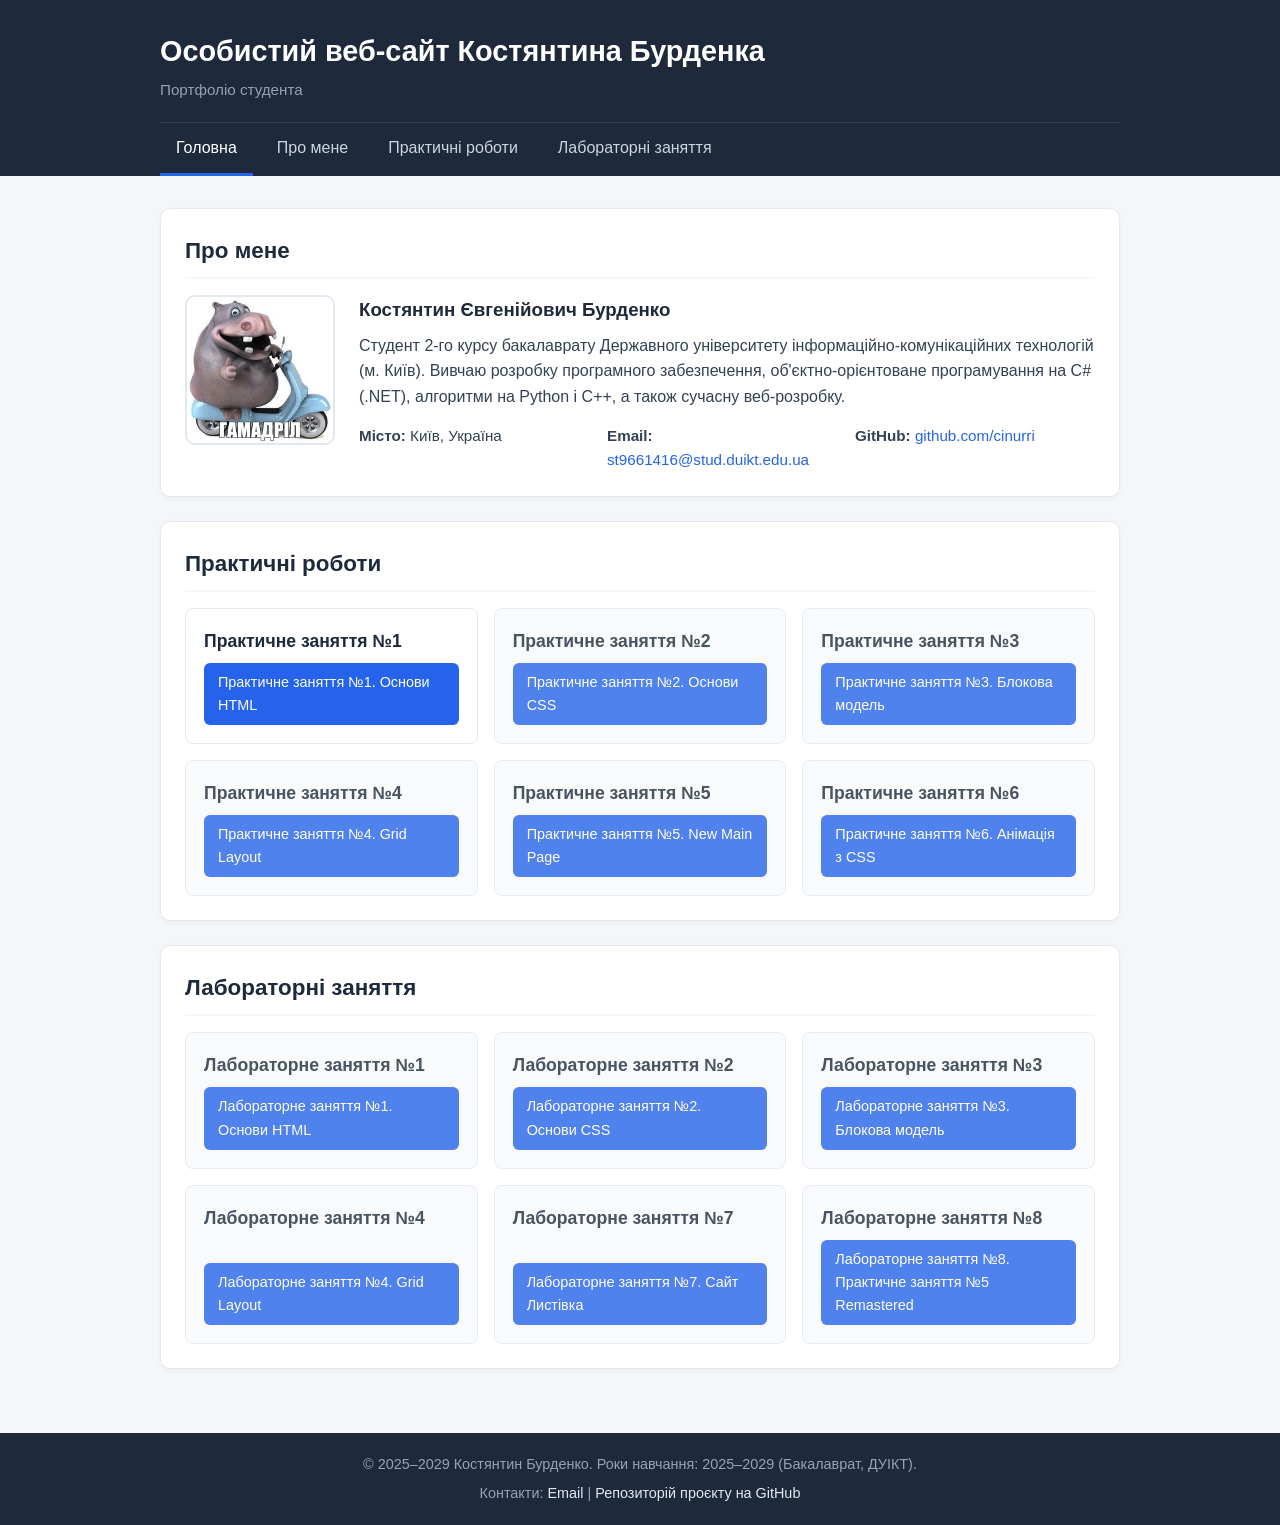
<file: index.html>
<!DOCTYPE html>
<html lang="uk">
<head>
    <meta charset="UTF-8">
    <meta name="viewport" content="width=device-width, initial-scale=1.0">
    <title>Особистий веб-сайт Костянтина Бурденка</title>
    <link rel="stylesheet" href="css/style.css">
</head>
<body>

    <header class="site-header">
        <div class="container">
            <h1>Особистий веб-сайт Костянтина Бурденка</h1>
            <p class="subtitle">Портфоліо студента</p>
            
            <nav class="main-nav" aria-label="Головна навігація">
                <ul>
                    <li><a href="index.html" class="active">Головна</a></li>
                    <li><a href="#about">Про мене</a></li>
                    <li><a href="#practices">Практичні роботи</a></li>
                    <li><a href="#labs">Лабораторні заняття</a></li>
                </ul>
            </nav>
        </div>
    </header>

    <main class="container">
        <section id="about" class="card about-section">
            <h2>Про мене</h2>
            <div class="about-content">
                <img src="img/avatar.jpg" alt="Фото Костянтина Бурденка" class="profile-photo">
                <div class="about-info">
                    <h3>Костянтин Євгенійович Бурденко</h3>
                    <p>
                        Студент 2-го курсу бакалаврату Державного університету інформаційно-комунікаційних технологій (м. Київ). 
                        Вивчаю розробку програмного забезпечення, об'єктно-орієнтоване програмування на C# (.NET), 
                        алгоритми на Python і C++, а також сучасну веб-розробку.
                    </p>
                    <ul class="contact-list">
                        <li><strong>Місто:</strong> Київ, Україна</li>
                        <li><strong>Email:</strong> <a href="st9661416@stud.duikt.edu.ua">st9661416@stud.duikt.edu.ua</a></li>
                        <li><strong>GitHub:</strong> <a href="https://github.com/cinurri" target="_blank" rel="noopener">github.com/cinurri</a></li>
                    </ul>
                </div>
            </div>
        </section>

        <section id="practices" class="card">
            <h2>Практичні роботи</h2>
            <div class="works-grid">
                <article class="work-item">
                    <h3><a href="prs/pr1.html">Практичне заняття №1</a></h3>
                    <a href="prs/pr1.html" class="btn">Практичне заняття №1. Основи HTML</a>
                </article>

                <article class="work-item upcoming">
                    <h3>Практичне заняття №2</h3>
                    <a href="prs/pr2/pr2.html" class="btn">Практичне заняття №2. Основи CSS</a>
                </article>

                <article class="work-item upcoming">
                    <h3>Практичне заняття №3</h3>
                    <a href="prs/pr3/lab3pr.html" class="btn">Практичне заняття №3. Блокова модель</a>
                </article>

                <article class="work-item upcoming">
                    <h3>Практичне заняття №4</h3>
                    <a href="prs/pr4/pr4.html" class="btn">Практичне заняття №4. Grid Layout</a>
                </article>

                <article class="work-item upcoming">
                    <h3>Практичне заняття №5</h3>
                    <a href="prs/pr5/pr5.html" class="btn">Практичне заняття №5. New Main Page</a>
                </article>

                <article class="work-item upcoming">
                    <h3>Практичне заняття №6</h3>
                    <a href="prs/pr6/pr6.html" class="btn">Практичне заняття №6. Анімація з CSS</a>
                </article>
            </div>
        </section>

        <section id="labs" class="card">
            <h2>Лабораторні заняття</h2>
            <div class="works-grid">
                <article class="work-item upcoming">
                    <h3>Лабораторне заняття №1</h3>
                    <a href="labs/lab1.html" class="btn">Лабораторне заняття №1. Основи HTML</a>
                </article>

                <article class="work-item upcoming">
                    <h3>Лабораторне заняття №2</h3>
                    <a href="labs/lab2/lab2.html" class="btn">Лабораторне заняття №2. Основи CSS</a>
                </article>

                <article class="work-item upcoming">
                    <h3>Лабораторне заняття №3</h3>
                    <a href="labs/lab3/lab3pr.html" class="btn">Лабораторне заняття №3. Блокова модель</a>
                </article>

                <article class="work-item upcoming">
                    <h3>Лабораторне заняття №4</h3>
                    <a href="labs/lab4/lab4.html" class="btn">Лабораторне заняття №4. Grid Layout</a>
                </article>

                <article class="work-item upcoming">
                    <h3>Лабораторне заняття №7</h3>
                    <a href="labs/lab7/lab7.html" class="btn">Лабораторне заняття №7. Сайт Листiвка</a>
                </article>

                <article class="work-item upcoming">
                    <h3>Лабораторне заняття №8</h3>
                    <a href="labs/lab8/lab8.html" class="btn">Лабораторне заняття №8. Практичне заняття №5 Remastered</a>
                </article>
            </div>
        </section>
    </main>

    <footer class="site-footer">
        <div class="container">
            <p>&copy; 2025–2029 Костянтин Бурденко. Роки навчання: 2025–2029 (Бакалаврат, ДУІКТ).</p>
            <p>
                Контакти: <a href="mailto:st9661416@stud.duikt.edu.ua">Email</a> |  
                <a href="https://github.com/cinurri/web-design" target="_blank" rel="noopener">Репозиторій проєкту на GitHub</a>
            </p>
        </div>
    </footer>

</body>
</html>
</file>
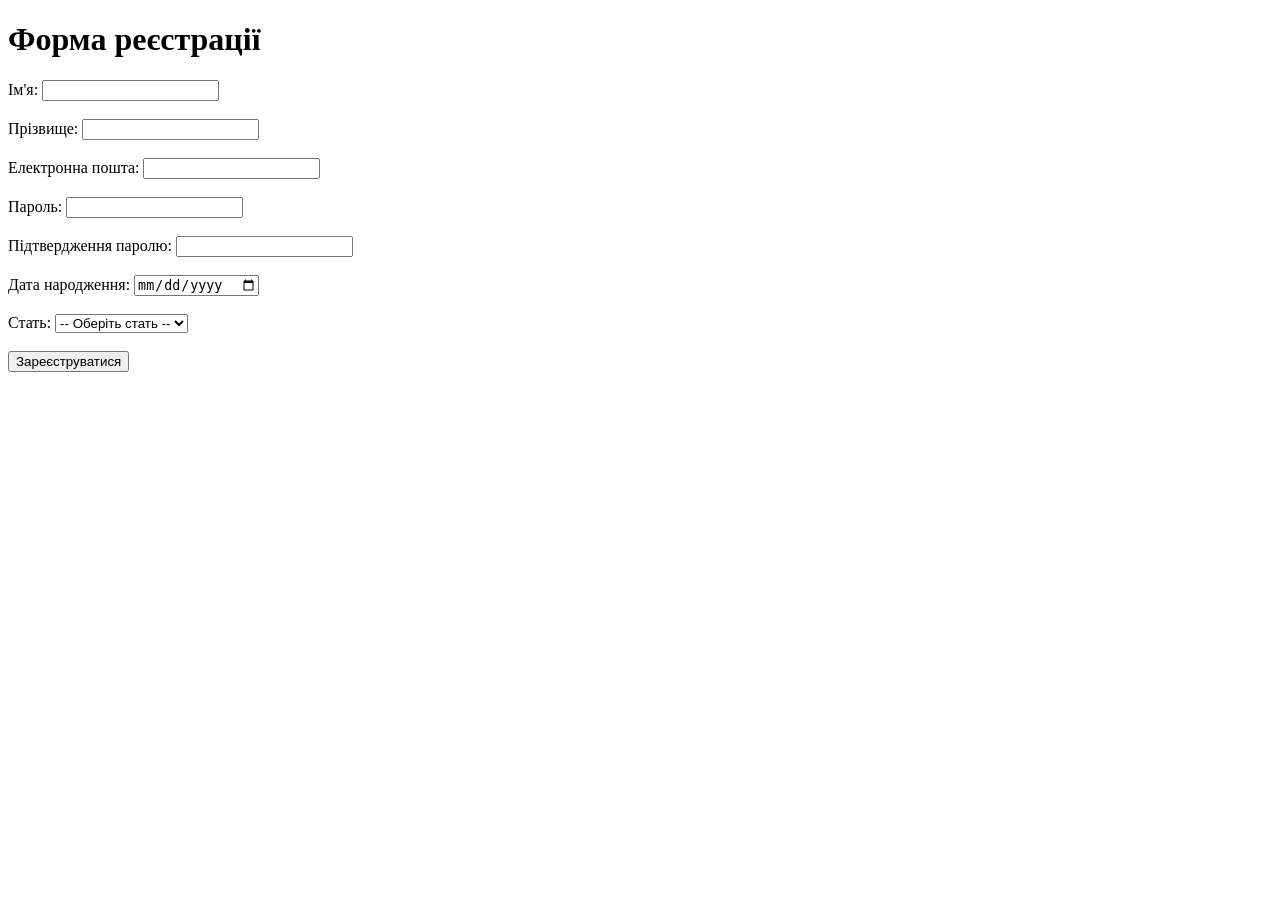
<file: html.html>
<!DOCTYPE html>
<html lang="uk">
<head>
    <meta charset="UTF-8">
    <meta name="viewport" content="width=device-width, initial-scale=1.0">
    <title>Лабораторна робота №1</title>
</head>
<body>

    <p><a href="index.html"></a></p>

    <h1>Форма реєстрації</h1>
    <form action="https://webhook.site/3dd92be4-b61e-4ab1-8db6-2e86a0c39aaa" method="POST">

        <div>
            <label for="first_name">Ім'я:</label>
            <input type="text" name="first_name" required>
        </div>
        <br>
        <div>
            <label for="last_name">Прізвище:</label>
            <input type="text" name="last_name" required>
        </div>
        <br>
        <div>
            <label for="email">Електронна пошта:</label>
            <input type="email" name="email" required>
        </div>
        <br>
        <div>
            <label for="password">Пароль:</label>
            <input type="password" name="password" required>
        </div>
        <br>
        <div>
            <label for="confirm_password">Підтвердження паролю:</label>
            <input type="password" name="confirm_password" required>
        </div>
        <br>
        <div>
            <label for="birthdate">Дата народження:</label>
            <input type="date" name="birthdate">
        </div>
        <br>

        <div>
            <label for="gender">Стать:</label>
            <select id="gender" name="gender">
                <option value="">-- Оберіть стать --</option>
                <option value="male">Чоловіча</option>
                <option value="female">Жіноча</option>
                <option value="other">Інше</option>
            </select>
        </div>
        <br>
        <div>
            <input type="submit" value="Зареєструватися">
        </div>

    </form>

</body>
</html>
</file>
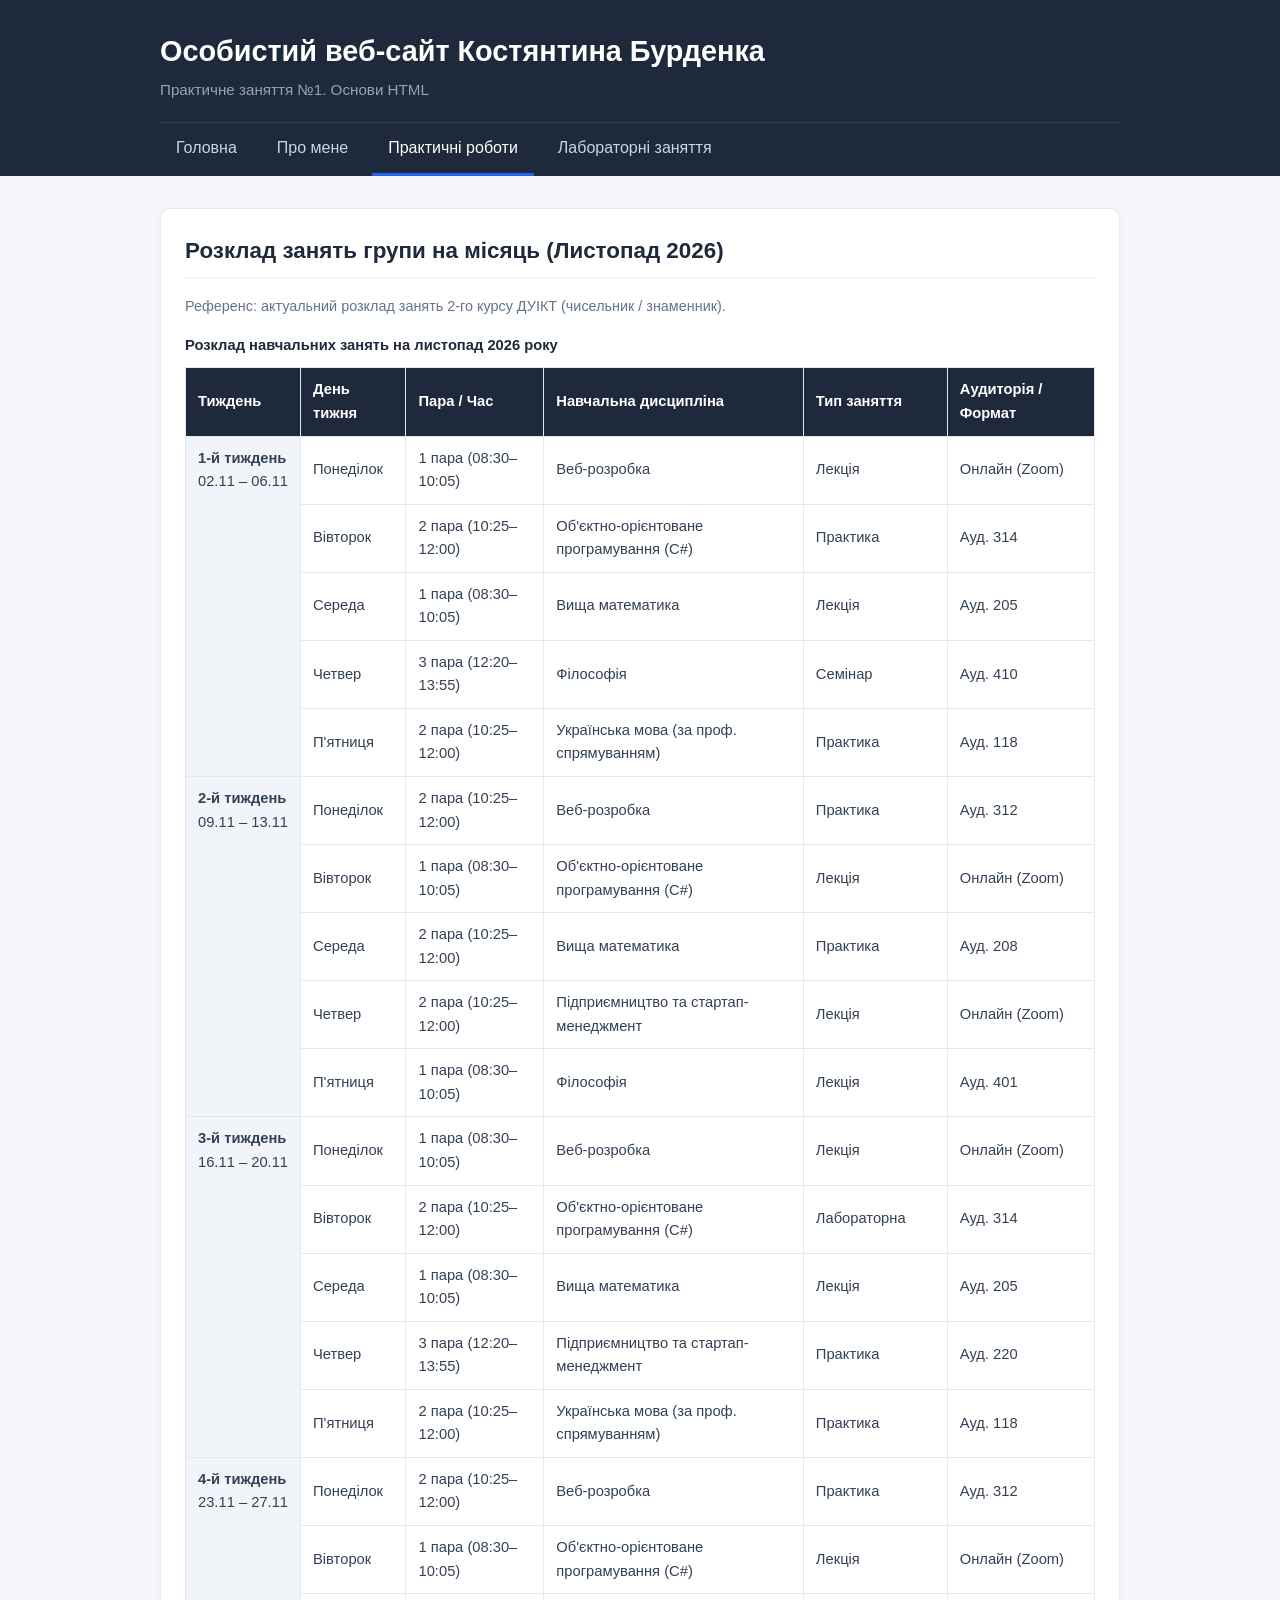
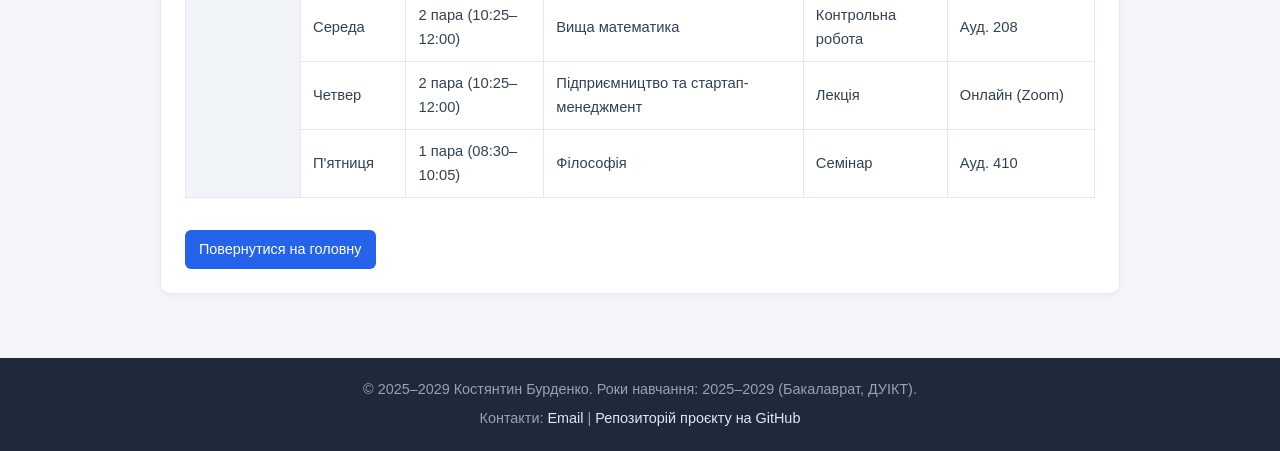
<file: prs/pr1.html>
<!DOCTYPE html>
<html lang="uk">
<head>
    <meta charset="UTF-8">
    <meta name="viewport" content="width=device-width, initial-scale=1.0">
    <title>Практична робота №1 — Розклад занять на місяць</title>
    <link rel="stylesheet" href="../css/style.css">
</head>
<body>

    <header class="site-header">
        <div class="container">
            <h1>Особистий веб-сайт Костянтина Бурденка</h1>
            <p class="subtitle">Практичне заняття №1. Основи HTML</p>
            
            <nav class="main-nav" aria-label="Головна навігація">
                <ul>
                    <li><a href="../index.html">Головна</a></li>
                    <li><a href="../index.html#about">Про мене</a></li>
                    <li><a href="../index.html#practices" class="active">Практичні роботи</a></li>
                    <li><a href="../index.html#labs">Лабораторні заняття</a></li>
                </ul>
            </nav>
        </div>
    </header>

    <main class="container">
        <section class="card">
            <h2>Розклад занять групи на місяць (Листопад 2026)</h2>
            <p class="table-note">Референс: актуальний розклад занять 2-го курсу ДУІКТ (чисельник / знаменник).</p>

            <div class="table-wrapper">
                <table class="schedule-table">
                    <caption>Розклад навчальних занять на листопад 2026 року</caption>
                    <thead>
                        <tr>
                            <th>Тиждень</th>
                            <th>День тижня</th>
                            <th>Пара / Час</th>
                            <th>Навчальна дисципліна</th>
                            <th>Тип заняття</th>
                            <th>Аудиторія / Формат</th>
                        </tr>
                    </thead>
                    <tbody>
                        <!-- Тиждень 1 -->
                        <tr>
                            <td rowspan="5" class="week-col"><strong>1-й тиждень</strong><br>02.11 – 06.11</td>
                            <td>Понеділок</td>
                            <td>1 пара (08:30–10:05)</td>
                            <td>Веб-розробка</td>
                            <td>Лекція</td>
                            <td>Онлайн (Zoom)</td>
                        </tr>
                        <tr>
                            <td>Вівторок</td>
                            <td>2 пара (10:25–12:00)</td>
                            <td>Об'єктно-орієнтоване програмування (C#)</td>
                            <td>Практика</td>
                            <td>Ауд. 314</td>
                        </tr>
                        <tr>
                            <td>Середа</td>
                            <td>1 пара (08:30–10:05)</td>
                            <td>Вища математика</td>
                            <td>Лекція</td>
                            <td>Ауд. 205</td>
                        </tr>
                        <tr>
                            <td>Четвер</td>
                            <td>3 пара (12:20–13:55)</td>
                            <td>Філософія</td>
                            <td>Семінар</td>
                            <td>Ауд. 410</td>
                        </tr>
                        <tr>
                            <td>П'ятниця</td>
                            <td>2 пара (10:25–12:00)</td>
                            <td>Українська мова (за проф. спрямуванням)</td>
                            <td>Практика</td>
                            <td>Ауд. 118</td>
                        </tr>

                        <!-- Тиждень 2 -->
                        <tr>
                            <td rowspan="5" class="week-col"><strong>2-й тиждень</strong><br>09.11 – 13.11</td>
                            <td>Понеділок</td>
                            <td>2 пара (10:25–12:00)</td>
                            <td>Веб-розробка</td>
                            <td>Практика</td>
                            <td>Ауд. 312</td>
                        </tr>
                        <tr>
                            <td>Вівторок</td>
                            <td>1 пара (08:30–10:05)</td>
                            <td>Об'єктно-орієнтоване програмування (C#)</td>
                            <td>Лекція</td>
                            <td>Онлайн (Zoom)</td>
                        </tr>
                        <tr>
                            <td>Середа</td>
                            <td>2 пара (10:25–12:00)</td>
                            <td>Вища математика</td>
                            <td>Практика</td>
                            <td>Ауд. 208</td>
                        </tr>
                        <tr>
                            <td>Четвер</td>
                            <td>2 пара (10:25–12:00)</td>
                            <td>Підприємництво та стартап-менеджмент</td>
                            <td>Лекція</td>
                            <td>Онлайн (Zoom)</td>
                        </tr>
                        <tr>
                            <td>П'ятниця</td>
                            <td>1 пара (08:30–10:05)</td>
                            <td>Філософія</td>
                            <td>Лекція</td>
                            <td>Ауд. 401</td>
                        </tr>

                        <!-- Тиждень 3 -->
                        <tr>
                            <td rowspan="5" class="week-col"><strong>3-й тиждень</strong><br>16.11 – 20.11</td>
                            <td>Понеділок</td>
                            <td>1 пара (08:30–10:05)</td>
                            <td>Веб-розробка</td>
                            <td>Лекція</td>
                            <td>Онлайн (Zoom)</td>
                        </tr>
                        <tr>
                            <td>Вівторок</td>
                            <td>2 пара (10:25–12:00)</td>
                            <td>Об'єктно-орієнтоване програмування (C#)</td>
                            <td>Лабораторна</td>
                            <td>Ауд. 314</td>
                        </tr>
                        <tr>
                            <td>Середа</td>
                            <td>1 пара (08:30–10:05)</td>
                            <td>Вища математика</td>
                            <td>Лекція</td>
                            <td>Ауд. 205</td>
                        </tr>
                        <tr>
                            <td>Четвер</td>
                            <td>3 пара (12:20–13:55)</td>
                            <td>Підприємництво та стартап-менеджмент</td>
                            <td>Практика</td>
                            <td>Ауд. 220</td>
                        </tr>
                        <tr>
                            <td>П'ятниця</td>
                            <td>2 пара (10:25–12:00)</td>
                            <td>Українська мова (за проф. спрямуванням)</td>
                            <td>Практика</td>
                            <td>Ауд. 118</td>
                        </tr>

                        <!-- Тиждень 4 -->
                        <tr>
                            <td rowspan="5" class="week-col"><strong>4-й тиждень</strong><br>23.11 – 27.11</td>
                            <td>Понеділок</td>
                            <td>2 пара (10:25–12:00)</td>
                            <td>Веб-розробка</td>
                            <td>Практика</td>
                            <td>Ауд. 312</td>
                        </tr>
                        <tr>
                            <td>Вівторок</td>
                            <td>1 пара (08:30–10:05)</td>
                            <td>Об'єктно-орієнтоване програмування (C#)</td>
                            <td>Лекція</td>
                            <td>Онлайн (Zoom)</td>
                        </tr>
                        <tr>
                            <td>Середа</td>
                            <td>2 пара (10:25–12:00)</td>
                            <td>Вища математика</td>
                            <td>Контрольна робота</td>
                            <td>Ауд. 208</td>
                        </tr>
                        <tr>
                            <td>Четвер</td>
                            <td>2 пара (10:25–12:00)</td>
                            <td>Підприємництво та стартап-менеджмент</td>
                            <td>Лекція</td>
                            <td>Онлайн (Zoom)</td>
                        </tr>
                        <tr>
                            <td>П'ятниця</td>
                            <td>1 пара (08:30–10:05)</td>
                            <td>Філософія</td>
                            <td>Семінар</td>
                            <td>Ауд. 410</td>
                        </tr>
                    </tbody>
                </table>
            </div>

            <div class="back-link">
                <a href="../index.html" class="btn">Повернутися на головну</a>
            </div>
        </section>
    </main>

    <footer class="site-footer">
        <div class="container">
            <p>&copy; 2025–2029 Костянтин Бурденко. Роки навчання: 2025–2029 (Бакалаврат, ДУІКТ).</p>
            <p>
                Контакти: <a href="mailto:st9661416@stud.duikt.edu.ua">Email</a> |
                <a href="https://github.com/cinurri/web-design" target="_blank" rel="noopener">Репозиторій проєкту на GitHub</a>
            </p>
        </div>
    </footer>

</body>
</html>
</file>
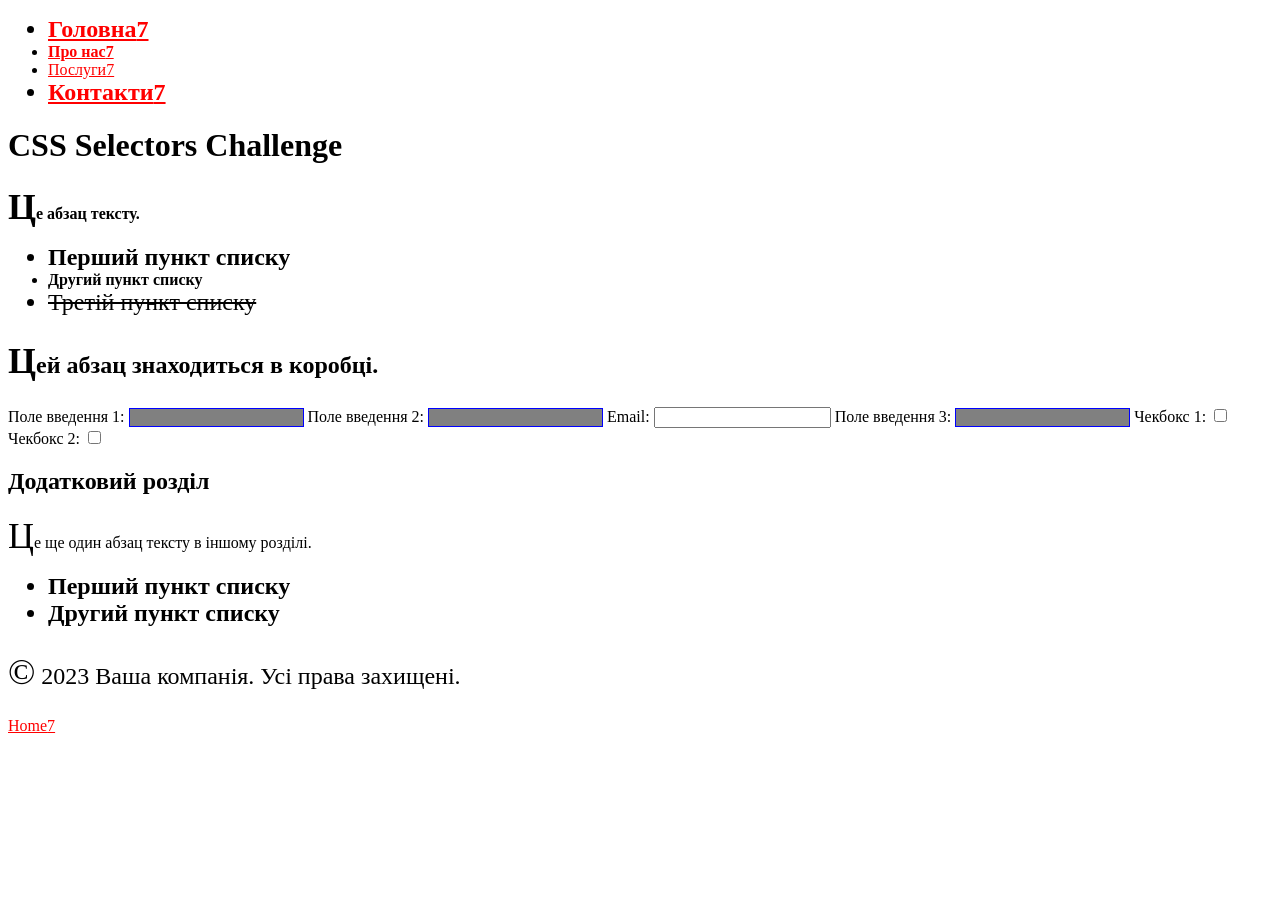
<file: labs/lab2/lab2.html>
<!DOCTYPE html>
<html lang="en">
<head>
    <meta charset="UTF-8">
    <meta name="viewport" content="width=device-width, initial-scale=1.0">
    <link rel="stylesheet" href="lab2.css">
    <title>CSS Selectors Challenge</title>
</head>
<body>
    <header>
        <nav>
            <ul>
                <li><a href="../../index.html">Головна</a></li>
                <li><a href="https://example.com">Про нас</a></li>
                <li><a href="#">Послуги</a></li>
                <li><a href="http://notrealsite.ua">Контакти</a></li>
            </ul>
        </nav>
    </header>
    <div class="container">
        <h1>CSS Selectors Challenge</h1>
        <p>Це абзац тексту.</p>
        <ul>
            <li>Перший пункт списку</li>
            <li class="special">Другий пункт списку</li>
            <li>Третій пункт списку</li>
        </ul>
        <div class="box">
            <p>Цей абзац знаходиться в коробці.</p>
        </div>
        <form>
            <label for="input1">Поле введення 1:</label>
            <input type="text" id="input1">
            <label for="input2">Поле введення 2:</label>
            <input type="text" id="input2" disabled>
            <label for="email1">Email:</label>
            <input type="email" id="email1">
            <label for="input3">Поле введення 3:</label>
            <input type="text" id="input3">
            <label for="check1">Чекбокс 1:</label>
            <input type="checkbox" id="check1">
            <label for="check2">Чекбокс 2:</label>
            <input type="checkbox" id="check2">
        </form>
    </div>
    <section>
        <h2>Додатковий розділ</h2>
        <p>Це ще один абзац тексту в іншому розділі.</p>
        <ul>
            <li>Перший пункт списку</li>
            <li>Другий пункт списку</li>
        </ul>
    </section>
    <footer>
        <p>&copy; 2023 Ваша компанія. Усі права захищені.</p>
        <a href="../index.html">Home</a>
    </footer>
</body>
</html>
</file>
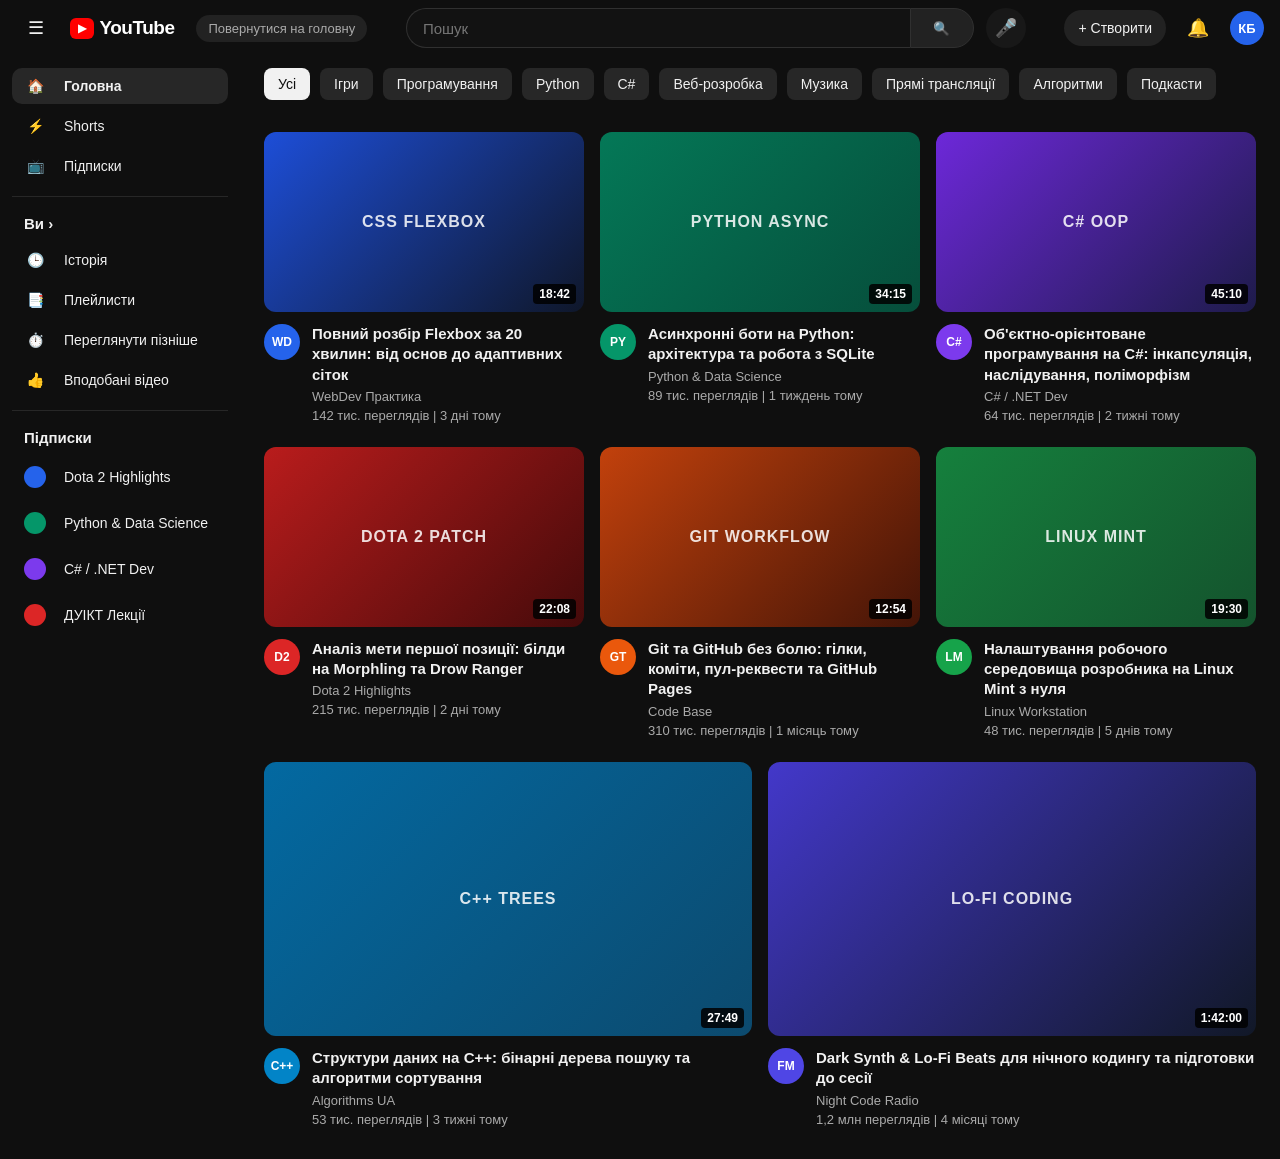
<file: labs/lab3/lab3pr.html>
<!DOCTYPE html>
<html lang="uk">
<head>
    <meta charset="UTF-8">
    <meta name="viewport" content="width=device-width, initial-scale=1.0">
    <title>Лабораторна робота №3 - Блокова модель</title>
    <link rel="stylesheet" href="lab3pr.css">
</head>
<body>

    <header class="yt-header">
        <div class="header-left">
            <button class="icon-btn" aria-label="Меню">☰</button>
            <a href="#" class="yt-logo">
                <span class="logo-badge">▶</span>
                <span class="logo-text">YouTube</span>
            </a>
            <a href="../../index.html" class="back-portfolio">Повернутися на головну</a>
        </div>

        <div class="header-center">
            <form class="search-form" action="#">
                <input type="text" placeholder="Пошук" aria-label="Пошук">
                <button type="submit" class="search-btn" aria-label="Шукати">🔍</button>
            </form>
            <button class="icon-btn mic-btn" aria-label="Голосовий пошук">🎤</button>
        </div>

        <div class="header-right">
            <button class="create-btn">+ Створити</button>
            <button class="icon-btn" aria-label="Сповіщення">🔔</button>
            <div class="user-avatar">КБ</div>
        </div>
    </header>

    <div class="yt-layout">
        <aside class="yt-sidebar">
            <nav class="sidebar-group">
                <a href="#" class="sidebar-link active">
                    <span class="nav-icon">🏠</span>
                    <span>Головна</span>
                </a>
                <a href="#" class="sidebar-link">
                    <span class="nav-icon">⚡</span>
                    <span>Shorts</span>
                </a>
                <a href="#" class="sidebar-link">
                    <span class="nav-icon">📺</span>
                    <span>Підписки</span>
                </a>
            </nav>

            <nav class="sidebar-group">
                <div class="sidebar-title">Ви ›</div>
                <a href="#" class="sidebar-link">
                    <span class="nav-icon">🕒</span>
                    <span>Історія</span>
                </a>
                <a href="#" class="sidebar-link">
                    <span class="nav-icon">📑</span>
                    <span>Плейлисти</span>
                </a>
                <a href="#" class="sidebar-link">
                    <span class="nav-icon">⏱️</span>
                    <span>Переглянути пізніше</span>
                </a>
                <a href="#" class="sidebar-link">
                    <span class="nav-icon">👍</span>
                    <span>Вподобані відео</span>
                </a>
            </nav>

            <nav class="sidebar-group">
                <div class="sidebar-title">Підписки</div>
                <a href="#" class="sidebar-link">
                    <span class="sub-dot c1"></span>
                    <span>Dota 2 Highlights</span>
                </a>
                <a href="#" class="sidebar-link">
                    <span class="sub-dot c2"></span>
                    <span>Python &amp; Data Science</span>
                </a>
                <a href="#" class="sidebar-link">
                    <span class="sub-dot c3"></span>
                    <span>C# / .NET Dev</span>
                </a>
                <a href="#" class="sidebar-link">
                    <span class="sub-dot c4"></span>
                    <span>ДУІКТ Лекції</span>
                </a>
            </nav>
        </aside>

        <main class="yt-main">
            <div class="chips-bar">
                <button class="chip active">Усі</button>
                <button class="chip">Ігри</button>
                <button class="chip">Програмування</button>
                <button class="chip">Python</button>
                <button class="chip">C#</button>
                <button class="chip">Веб-розробка</button>
                <button class="chip">Музика</button>
                <button class="chip">Прямі трансляції</button>
                <button class="chip">Алгоритми</button>
                <button class="chip">Подкасти</button>
            </div>

            <section class="videos-flex">
                <article class="video-card">
                    <div class="thumbnail thumb-1">
                        <span class="thumb-label">CSS FLEXBOX</span>
                        <span class="duration">18:42</span>
                    </div>
                    <div class="video-details">
                        <div class="channel-pic c1">WD</div>
                        <div class="video-meta">
                            <h3>Повний розбір Flexbox за 20 хвилин: від основ до адаптивних сіток</h3>
                            <p class="channel-name">WebDev Практика</p>
                            <p class="video-stats">142 тис. переглядів | 3 дні тому</p>
                        </div>
                    </div>
                </article>

                <article class="video-card">
                    <div class="thumbnail thumb-2">
                        <span class="thumb-label">PYTHON ASYNC</span>
                        <span class="duration">34:15</span>
                    </div>
                    <div class="video-details">
                        <div class="channel-pic c2">PY</div>
                        <div class="video-meta">
                            <h3>Асинхронні боти на Python: архітектура та робота з SQLite</h3>
                            <p class="channel-name">Python &amp; Data Science</p>
                            <p class="video-stats">89 тис. переглядів | 1 тиждень тому</p>
                        </div>
                    </div>
                </article>

                <article class="video-card">
                    <div class="thumbnail thumb-3">
                        <span class="thumb-label">C# OOP</span>
                        <span class="duration">45:10</span>
                    </div>
                    <div class="video-details">
                        <div class="channel-pic c3">C#</div>
                        <div class="video-meta">
                            <h3>Об'єктно-орієнтоване програмування на C#: інкапсуляція, наслідування, поліморфізм</h3>
                            <p class="channel-name">C# / .NET Dev</p>
                            <p class="video-stats">64 тис. переглядів | 2 тижні тому</p>
                        </div>
                    </div>
                </article>

                <article class="video-card">
                    <div class="thumbnail thumb-4">
                        <span class="thumb-label">DOTA 2 PATCH</span>
                        <span class="duration">22:08</span>
                    </div>
                    <div class="video-details">
                        <div class="channel-pic c4">D2</div>
                        <div class="video-meta">
                            <h3>Аналіз мети першої позиції: білди на Morphling та Drow Ranger</h3>
                            <p class="channel-name">Dota 2 Highlights</p>
                            <p class="video-stats">215 тис. переглядів | 2 дні тому</p>
                        </div>
                    </div>
                </article>

                <article class="video-card">
                    <div class="thumbnail thumb-5">
                        <span class="thumb-label">GIT WORKFLOW</span>
                        <span class="duration">12:54</span>
                    </div>
                    <div class="video-details">
                        <div class="channel-pic c5">GT</div>
                        <div class="video-meta">
                            <h3>Git та GitHub без болю: гілки, коміти, пул-реквести та GitHub Pages</h3>
                            <p class="channel-name">Code Base</p>
                            <p class="video-stats">310 тис. переглядів | 1 місяць тому</p>
                        </div>
                    </div>
                </article>

                <article class="video-card">
                    <div class="thumbnail thumb-6">
                        <span class="thumb-label">LINUX MINT</span>
                        <span class="duration">19:30</span>
                    </div>
                    <div class="video-details">
                        <div class="channel-pic c6">LM</div>
                        <div class="video-meta">
                            <h3>Налаштування робочого середовища розробника на Linux Mint з нуля</h3>
                            <p class="channel-name">Linux Workstation</p>
                            <p class="video-stats">48 тис. переглядів | 5 днів тому</p>
                        </div>
                    </div>
                </article>

                <article class="video-card">
                    <div class="thumbnail thumb-7">
                        <span class="thumb-label">C++ TREES</span>
                        <span class="duration">27:49</span>
                    </div>
                    <div class="video-details">
                        <div class="channel-pic c7">C++</div>
                        <div class="video-meta">
                            <h3>Структури даних на C++: бінарні дерева пошуку та алгоритми сортування</h3>
                            <p class="channel-name">Algorithms UA</p>
                            <p class="video-stats">53 тис. переглядів | 3 тижні тому</p>
                        </div>
                    </div>
                </article>

                <article class="video-card">
                    <div class="thumbnail thumb-8">
                        <span class="thumb-label">LO-FI CODING</span>
                        <span class="duration">1:42:00</span>
                    </div>
                    <div class="video-details">
                        <div class="channel-pic c8">FM</div>
                        <div class="video-meta">
                            <h3>Dark Synth &amp; Lo-Fi Beats для нічного кодингу та підготовки до сесії</h3>
                            <p class="channel-name">Night Code Radio</p>
                            <p class="video-stats">1,2 млн переглядів | 4 місяці тому</p>
                        </div>
                    </div>
                </article>
            </section>
        </main>
    </div>

</body>
</html>
</file>
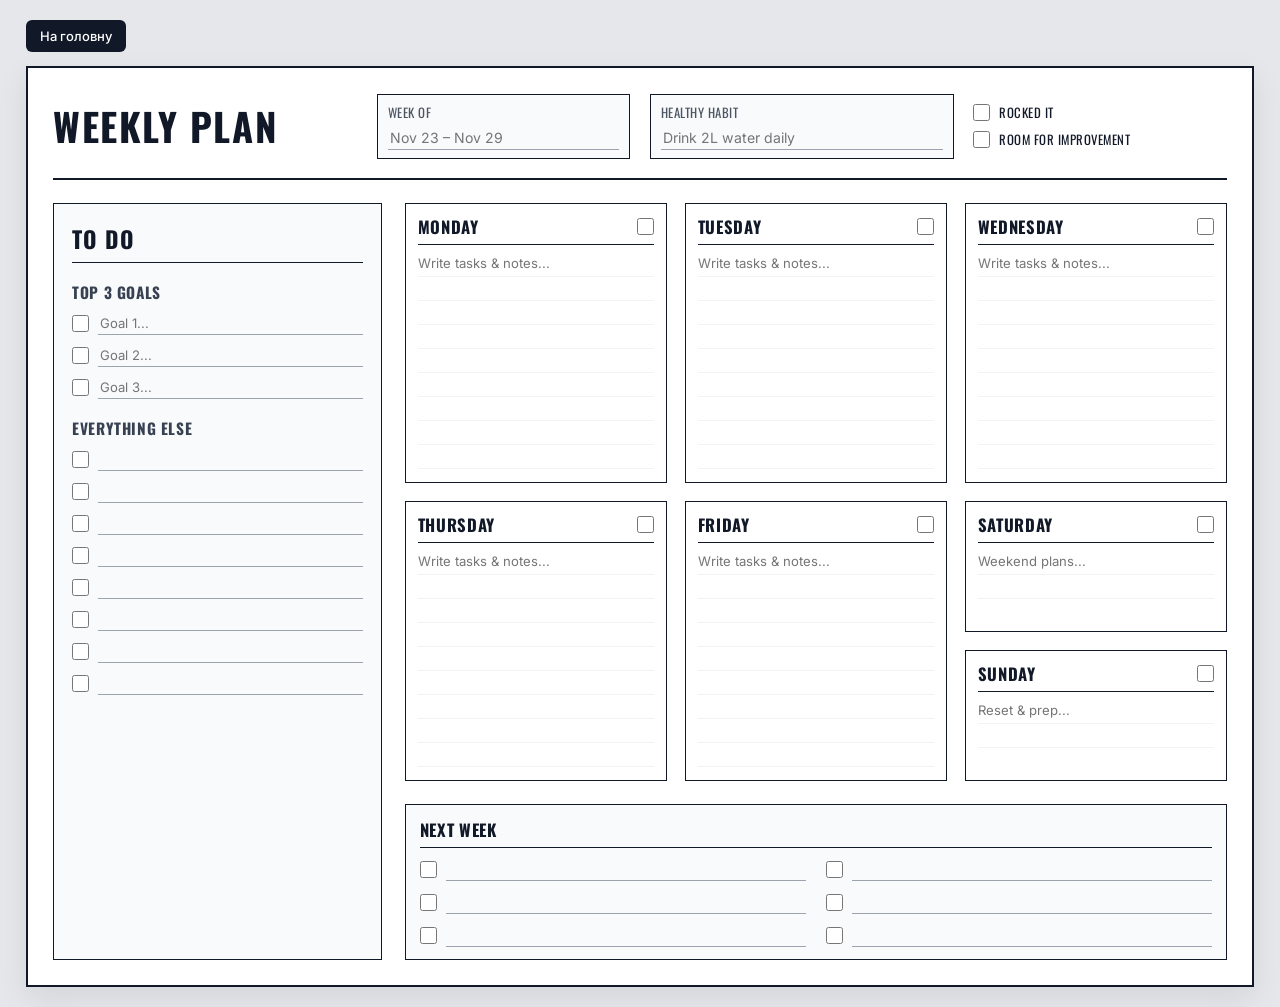
<file: labs/lab4/lab4.html>
<!DOCTYPE html>
<html lang="en">
<head>
    <meta charset="UTF-8">
    <meta name="viewport" content="width=device-width, initial-scale=1.0">
    <title>Лабораторна робота №4 — Weekly Plan</title>
    <link rel="preconnect" href="https://fonts.googleapis.com">
    <link rel="preconnect" href="https://fonts.gstatic.com" crossorigin>
    <link href="https://fonts.googleapis.com/css2?family=Inter:wght@400;500;600&family=Oswald:wght@600;700&display=swap" rel="stylesheet">
    <link rel="stylesheet" href="lab4.css">
</head>
<body>

    <div class="top-bar">
        <a href="../../index.html" class="back-link">На головну</a>
    </div>

    <main class="planner">
        <header class="planner-header">
            <h1>WEEKLY PLAN</h1>

            <div class="meta-box">
                <label for="week-of">WEEK OF</label>
                <input type="text" id="week-of" placeholder="Nov 23 – Nov 29">
            </div>

            <div class="meta-box">
                <label for="healthy-habit">HEALTHY HABIT</label>
                <input type="text" id="healthy-habit" placeholder="Drink 2L water daily">
            </div>

            <div class="habit-checks">
                <label class="check-label">
                    <input type="checkbox">
                    <span>ROCKED IT</span>
                </label>
                <label class="check-label">
                    <input type="checkbox">
                    <span>ROOM FOR IMPROVEMENT</span>
                </label>
            </div>
        </header>

        <section class="planner-body">
            <aside class="todo-column">
                <h2>TO DO</h2>

                <div class="todo-group">
                    <h3>TOP 3 GOALS</h3>
                    <div class="task-row">
                        <input type="checkbox" aria-label="Goal 1">
                        <input type="text" placeholder="Goal 1...">
                    </div>
                    <div class="task-row">
                        <input type="checkbox" aria-label="Goal 2">
                        <input type="text" placeholder="Goal 2...">
                    </div>
                    <div class="task-row">
                        <input type="checkbox" aria-label="Goal 3">
                        <input type="text" placeholder="Goal 3...">
                    </div>
                </div>

                <div class="todo-group">
                    <h3>EVERYTHING ELSE</h3>
                    <div class="task-row">
                        <input type="checkbox" aria-label="Task 1">
                        <input type="text">
                    </div>
                    <div class="task-row">
                        <input type="checkbox" aria-label="Task 2">
                        <input type="text">
                    </div>
                    <div class="task-row">
                        <input type="checkbox" aria-label="Task 3">
                        <input type="text">
                    </div>
                    <div class="task-row">
                        <input type="checkbox" aria-label="Task 4">
                        <input type="text">
                    </div>
                    <div class="task-row">
                        <input type="checkbox" aria-label="Task 5">
                        <input type="text">
                    </div>
                    <div class="task-row">
                        <input type="checkbox" aria-label="Task 6">
                        <input type="text">
                    </div>
                    <div class="task-row">
                        <input type="checkbox" aria-label="Task 7">
                        <input type="text">
                    </div>
                    <div class="task-row">
                        <input type="checkbox" aria-label="Task 8">
                        <input type="text">
                    </div>
                </div>
            </aside>

            <div class="right-area">
                <div class="days-grid">
                    <article class="day-card">
                        <div class="day-head">
                            <h3>MONDAY</h3>
                            <input type="checkbox" aria-label="Monday done">
                        </div>
                        <textarea placeholder="Write tasks & notes..."></textarea>
                    </article>

                    <article class="day-card">
                        <div class="day-head">
                            <h3>TUESDAY</h3>
                            <input type="checkbox" aria-label="Tuesday done">
                        </div>
                        <textarea placeholder="Write tasks & notes..."></textarea>
                    </article>

                    <article class="day-card">
                        <div class="day-head">
                            <h3>WEDNESDAY</h3>
                            <input type="checkbox" aria-label="Wednesday done">
                        </div>
                        <textarea placeholder="Write tasks & notes..."></textarea>
                    </article>

                    <article class="day-card">
                        <div class="day-head">
                            <h3>THURSDAY</h3>
                            <input type="checkbox" aria-label="Thursday done">
                        </div>
                        <textarea placeholder="Write tasks & notes..."></textarea>
                    </article>

                    <article class="day-card">
                        <div class="day-head">
                            <h3>FRIDAY</h3>
                            <input type="checkbox" aria-label="Friday done">
                        </div>
                        <textarea placeholder="Write tasks & notes..."></textarea>
                    </article>

                    <div class="weekend-stack">
                        <article class="day-card">
                            <div class="day-head">
                                <h3>SATURDAY</h3>
                                <input type="checkbox" aria-label="Saturday done">
                            </div>
                            <textarea placeholder="Weekend plans..."></textarea>
                        </article>

                        <article class="day-card">
                            <div class="day-head">
                                <h3>SUNDAY</h3>
                                <input type="checkbox" aria-label="Sunday done">
                            </div>
                            <textarea placeholder="Reset & prep..."></textarea>
                        </article>
                    </div>
                </div>

                <section class="next-week">
                    <h3>NEXT WEEK</h3>
                    <div class="next-week-grid">
                        <div class="task-row">
                            <input type="checkbox" aria-label="Next week 1">
                            <input type="text">
                        </div>
                        <div class="task-row">
                            <input type="checkbox" aria-label="Next week 2">
                            <input type="text">
                        </div>
                        <div class="task-row">
                            <input type="checkbox" aria-label="Next week 3">
                            <input type="text">
                        </div>
                        <div class="task-row">
                            <input type="checkbox" aria-label="Next week 4">
                            <input type="text">
                        </div>
                        <div class="task-row">
                            <input type="checkbox" aria-label="Next week 5">
                            <input type="text">
                        </div>
                        <div class="task-row">
                            <input type="checkbox" aria-label="Next week 6">
                            <input type="text">
                        </div>
                    </div>
                </section>
            </div>
        </section>
    </main>

</body>
</html>
</file>
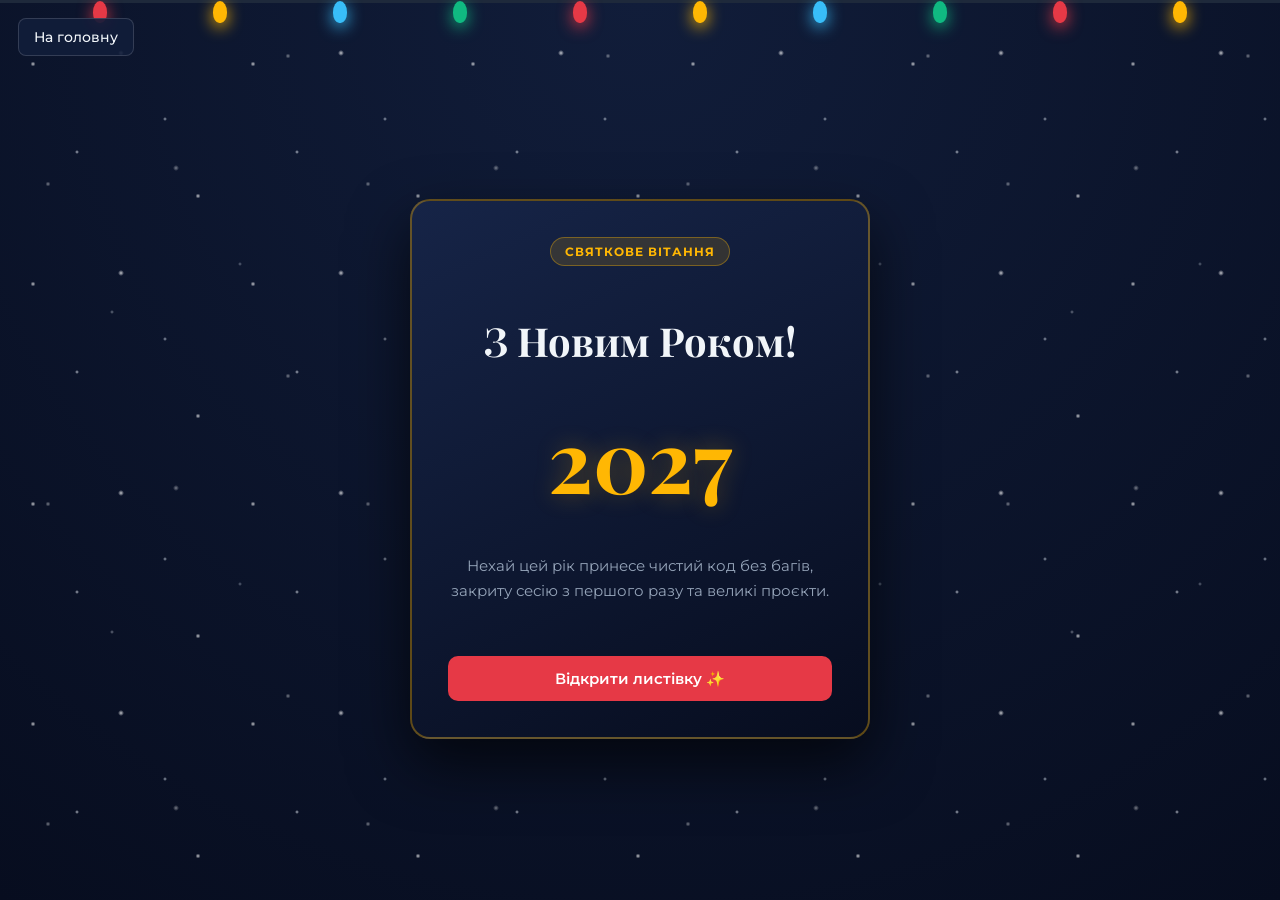
<file: labs/lab7/lab7.html>
<!DOCTYPE html>
<html lang="uk">
<head>
    <meta charset="UTF-8">
    <meta name="viewport" content="width=device-width, initial-scale=1.0">
    <title>Лабораторна робота №7 - Новорічна Листівка</title>
    <link rel="preconnect" href="https://fonts.googleapis.com">
    <link rel="preconnect" href="https://fonts.gstatic.com" crossorigin>
    <link href="https://fonts.googleapis.com/css2?family=Montserrat:wght@400;500;600;700&family=Playfair+Display:ital,wght@0,700;1,600&display=swap" rel="stylesheet">
    <link rel="stylesheet" href="lab7.css">
</head>
<body class="page">

    <a href="../../index.html" class="page__back-link">На головну</a>

    <div class="snow" aria-hidden="true">
        <div class="snow__layer snow__layer--slow"></div>
        <div class="snow__layer snow__layer--fast"></div>
    </div>

    <header class="garland" aria-hidden="true">
        <div class="garland__wire">
            <span class="garland__bulb garland__bulb--red"></span>
            <span class="garland__bulb garland__bulb--gold"></span>
            <span class="garland__bulb garland__bulb--cyan"></span>
            <span class="garland__bulb garland__bulb--emerald"></span>
            <span class="garland__bulb garland__bulb--red"></span>
            <span class="garland__bulb garland__bulb--gold"></span>
            <span class="garland__bulb garland__bulb--cyan"></span>
            <span class="garland__bulb garland__bulb--emerald"></span>
            <span class="garland__bulb garland__bulb--red"></span>
            <span class="garland__bulb garland__bulb--gold"></span>
        </div>
    </header>

    <main class="page__container">
        <section class="card">
            <input type="checkbox" id="card-toggle" class="card__toggle">

            <div class="card__scene">
                <div class="card__inner">
                    <article class="card__face card__face--front">
                        <span class="card__badge">Святкове вітання</span>
                        <h1 class="card__title">З Новим Роком!</h1>
                        <div class="card__year">2027</div>
                        <p class="card__subtitle">
                            Нехай цей рік принесе чистий код без багів, 
                            закриту сесію з першого разу та великі проєкти.
                        </p>
                        <label for="card-toggle" class="card__button">Відкрити листівку ✨</label>
                    </article>

                    <article class="card__face card__face--back">
                        <h2 class="card__heading">Побажання на 2027 рік</h2>
                        <ul class="card__wishes">
                            <li class="card__wish-item">Стабільного аптайму в усіх починаннях та ідеях</li>
                            <li class="card__wish-item">Швидкого компілювання планів у реальні результати</li>
                            <li class="card__wish-item">Натхнення, залізних нервів та мирного неба</li>
                            <li class="card__wish-item">Затишних зимових вечорів у колі близьких людей</li>
                        </ul>
                        <div class="card__footer">
                            <span class="card__signature">З найкращими побажаннями, Костянтин</span>
                            <label for="card-toggle" class="card__button card__button--secondary">Згорнути</label>
                        </div>
                    </article>
                </div>
            </div>
        </section>
    </main>

</body>
</html>
</file>
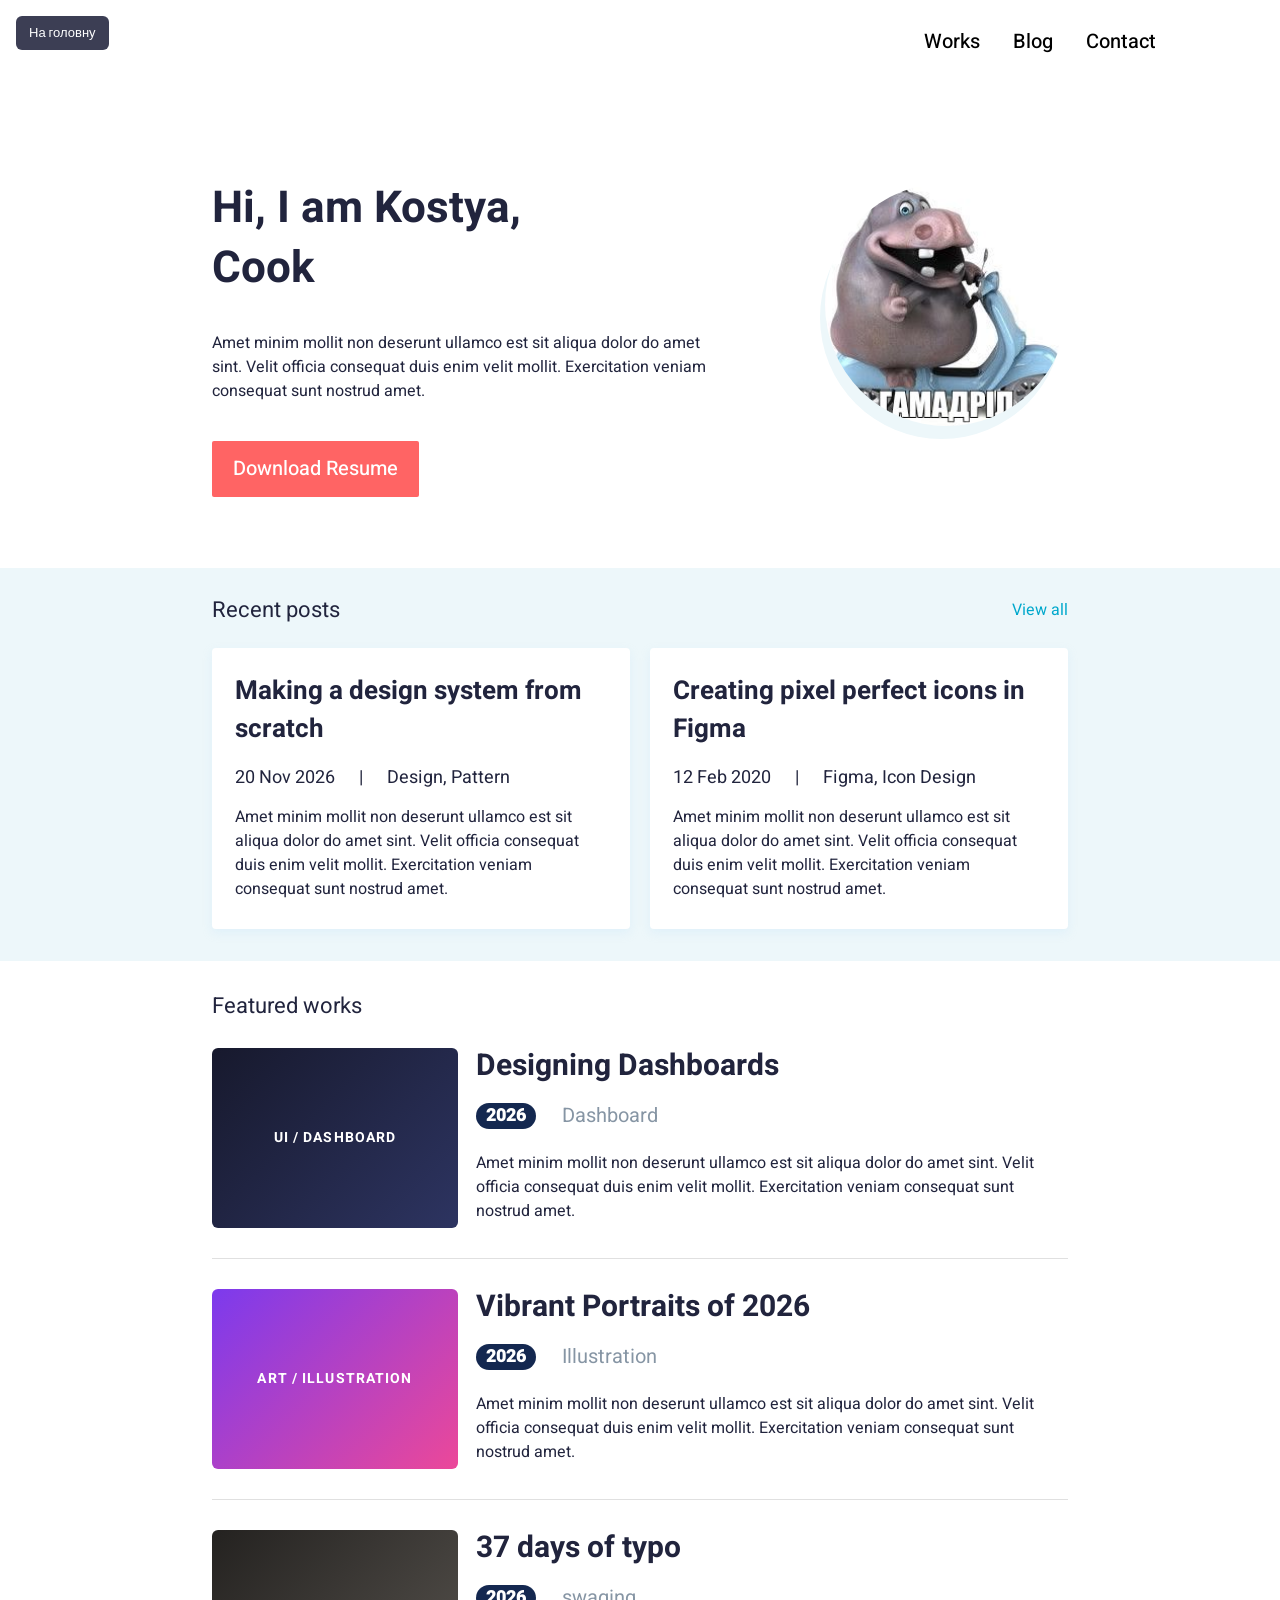
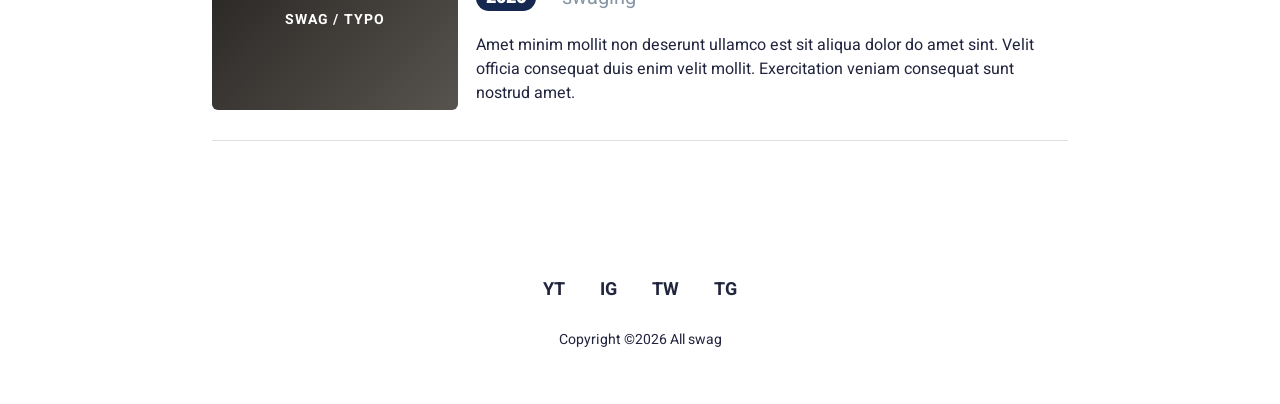
<file: labs/lab8/lab8.html>
<!DOCTYPE html>
<html lang="en">
<head>
    <meta charset="UTF-8">
    <meta name="viewport" content="width=device-width, initial-scale=1.0">
    <title>Практична робота №5 - Personal Portfolio</title>
    <link rel="preconnect" href="https://fonts.googleapis.com">
    <link rel="preconnect" href="https://fonts.gstatic.com" crossorigin>
    <link href="https://fonts.googleapis.com/css2?family=Heebo:wght@400;500;700;900&display=swap" rel="stylesheet">
    <link rel="stylesheet" href="lab8.css">
</head>
<body>

    <a href="../../index.html" class="back-portfolio">На головну</a>

    <header class="header">
        <div class="header-container">
            <input type="checkbox" id="menu-toggle" class="menu-toggle">
            <label for="menu-toggle" class="burger" aria-label="Toggle menu">
                <span></span>
                <span></span>
                <span></span>
            </label>

            <nav class="nav">
                <a href="#works" class="nav-link">Works</a>
                <a href="#blog" class="nav-link">Blog</a>
                <a href="#contact" class="nav-link">Contact</a>
            </nav>
        </div>
    </header>

    <main>
        <section class="hero">
            <div class="container hero-inner">
                <div class="hero-content">
                    <h1 class="hero-title">Hi, I am Kostya,<br>Cook</h1>
                    <p class="hero-text">
                        Amet minim mollit non deserunt ullamco est sit aliqua dolor do amet sint. 
                        Velit officia consequat duis enim velit mollit. Exercitation veniam consequat 
                        sunt nostrud amet.
                    </p>
                    <a href="#works" class="btn-resume">Download Resume</a>
                </div>

                <div class="hero-avatar-wrap">
                    <img src="../../img/avatar.jpg" alt="John portrait" class="hero-avatar">
                </div>
            </div>
        </section>

        <section id="blog" class="recent-posts">
            <div class="container">
                <div class="section-header">
                    <h2 class="section-title">Recent posts</h2>
                    <a href="#blog" class="view-all">View all</a>
                </div>

                <div class="posts-grid">
                    <article class="post-card">
                        <h3 class="post-title">
                            <a href="#blog">Making a design system from scratch</a>
                        </h3>
                        <div class="post-meta">
                            <span>20 Nov 2026</span>
                            <span class="meta-sep">|</span>
                            <span>Design, Pattern</span>
                        </div>
                        <p class="post-excerpt">
                            Amet minim mollit non deserunt ullamco est sit aliqua dolor do amet sint. 
                            Velit officia consequat duis enim velit mollit. Exercitation veniam consequat 
                            sunt nostrud amet.
                        </p>
                    </article>

                    <article class="post-card">
                        <h3 class="post-title">
                            <a href="#blog">Creating pixel perfect icons in Figma</a>
                        </h3>
                        <div class="post-meta">
                            <span>12 Feb 2020</span>
                            <span class="meta-sep">|</span>
                            <span>Figma, Icon Design</span>
                        </div>
                        <p class="post-excerpt">
                            Amet minim mollit non deserunt ullamco est sit aliqua dolor do amet sint. 
                            Velit officia consequat duis enim velit mollit. Exercitation veniam consequat 
                            sunt nostrud amet.
                        </p>
                    </article>
                </div>
            </div>
        </section>

        <section id="works" class="featured-works">
            <div class="container">
                <h2 class="section-title">Featured works</h2>

                <div class="works-list">
                    <article class="work-card">
                        <div class="work-thumb thumb-1">
                            <span>UI / DASHBOARD</span>
                        </div>
                        <div class="work-body">
                            <h3 class="work-title"><a href="#works">Designing Dashboards</a></h3>
                            <div class="work-meta">
                                <span class="work-year">2026</span>
                                <span class="work-category">Dashboard</span>
                            </div>
                            <p class="work-desc">
                                Amet minim mollit non deserunt ullamco est sit aliqua dolor do amet sint. 
                                Velit officia consequat duis enim velit mollit. Exercitation veniam consequat 
                                sunt nostrud amet.
                            </p>
                        </div>
                    </article>

                    <article class="work-card">
                        <div class="work-thumb thumb-2">
                            <span>ART / ILLUSTRATION</span>
                        </div>
                        <div class="work-body">
                            <h3 class="work-title"><a href="#works">Vibrant Portraits of 2026</a></h3>
                            <div class="work-meta">
                                <span class="work-year">2026</span>
                                <span class="work-category">Illustration</span>
                            </div>
                            <p class="work-desc">
                                Amet minim mollit non deserunt ullamco est sit aliqua dolor do amet sint. 
                                Velit officia consequat duis enim velit mollit. Exercitation veniam consequat 
                                sunt nostrud amet.
                            </p>
                        </div>
                    </article>

                    <article class="work-card">
                        <div class="work-thumb thumb-3">
                            <span>SWAG / TYPO</span>
                        </div>
                        <div class="work-body">
                            <h3 class="work-title"><a href="#works">37 days of typo</a></h3>
                            <div class="work-meta">
                                <span class="work-year">2026</span>
                                <span class="work-category">swaging</span>
                            </div>
                            <p class="work-desc">
                                Amet minim mollit non deserunt ullamco est sit aliqua dolor do amet sint. 
                                Velit officia consequat duis enim velit mollit. Exercitation veniam consequat 
                                sunt nostrud amet.
                            </p>
                        </div>
                    </article>
                </div>
            </div>
        </section>
    </main>

    <footer id="contact" class="footer">
        <div class="social-links">
            <a href="#">YT</a>
            <a href="#">IG</a>
            <a href="#">TW</a>
            <a href="#">TG</a>
        </div>
        <p class="copyright">Copyright ©2026 All swag</p>
    </footer>

</body>
</html>
</file>
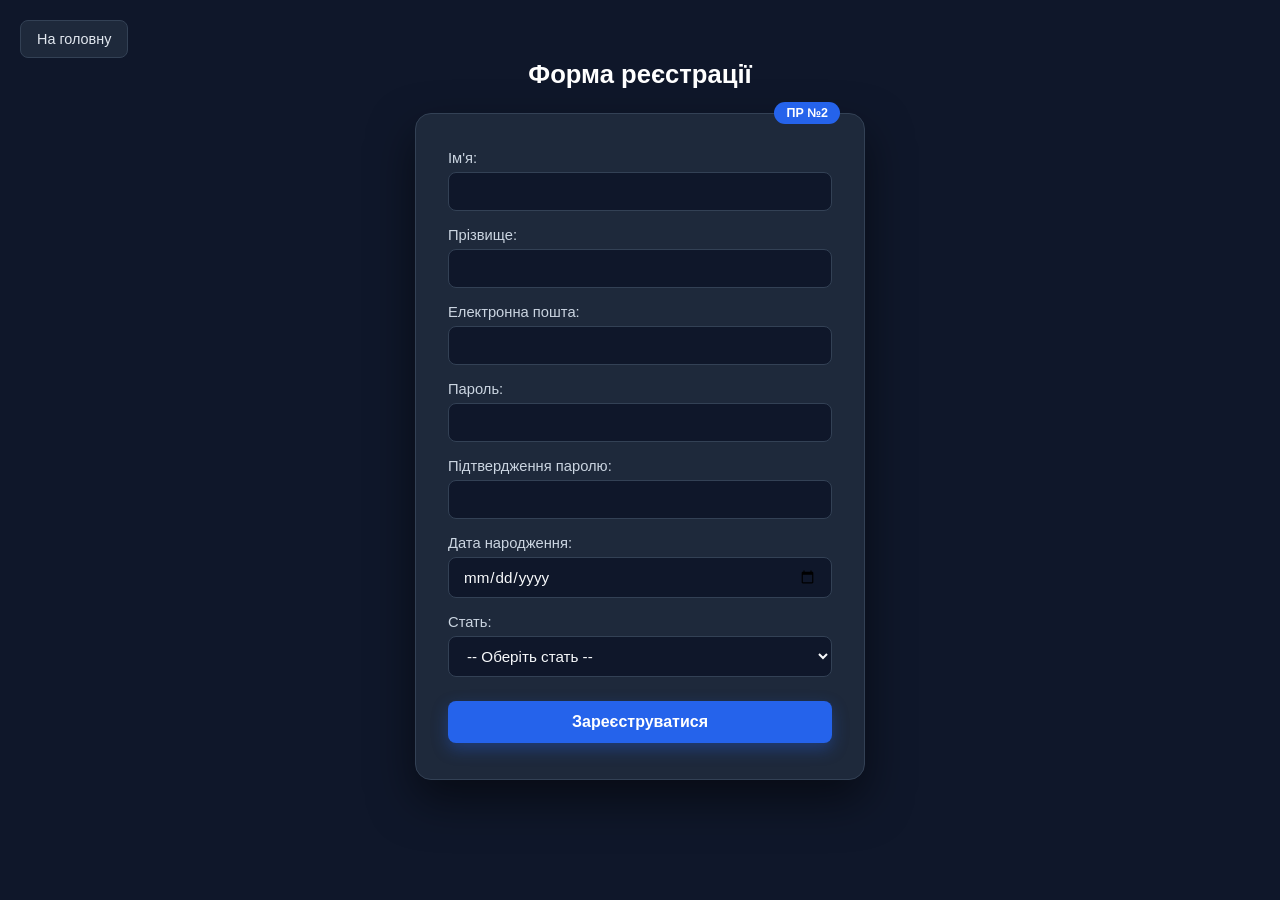
<file: prs/pr2/pr2.html>
<!DOCTYPE html>
<html lang="uk">
<head>
    <meta charset="UTF-8">
    <meta name="viewport" content="width=device-width, initial-scale=1.0">
    <title>Лабораторна робота №1</title>
    <link rel="stylesheet" href="pr2.css">
</head>
<body>

    <p><a href="../../index.html">На головну</a></p>

    <h1>Форма реєстрації</h1>
    <form action="https://webhook.site/3dd92be4-b61e-4ab1-8db6-2e86a0c39aaa" method="POST">

        <div>
            <label for="first_name">Ім'я:</label>
            <input type="text" name="first_name" required>
        </div>
        <br>
        <div>
            <label for="last_name">Прізвище:</label>
            <input type="text" name="last_name" required>
        </div>
        <br>
        <div>
            <label for="email">Електронна пошта:</label>
            <input type="email" name="email" required>
        </div>
        <br>
        <div>
            <label for="password">Пароль:</label>
            <input type="password" name="password" required>
        </div>
        <br>
        <div>
            <label for="confirm_password">Підтвердження паролю:</label>
            <input type="password" name="confirm_password" required>
        </div>
        <br>
        <div>
            <label for="birthdate">Дата народження:</label>
            <input type="date" name="birthdate">
        </div>
        <br>

        <div>
            <label for="gender">Стать:</label>
            <select id="gender" name="gender">
                <option value="">-- Оберіть стать --</option>
                <option value="male">Чоловіча</option>
                <option value="female">Жіноча</option>
                <option value="other">Інше</option>
            </select>
        </div>
        <br>
        <div>
            <input type="submit" value="Зареєструватися">
        </div>

    </form>

</body>
</html>
</file>
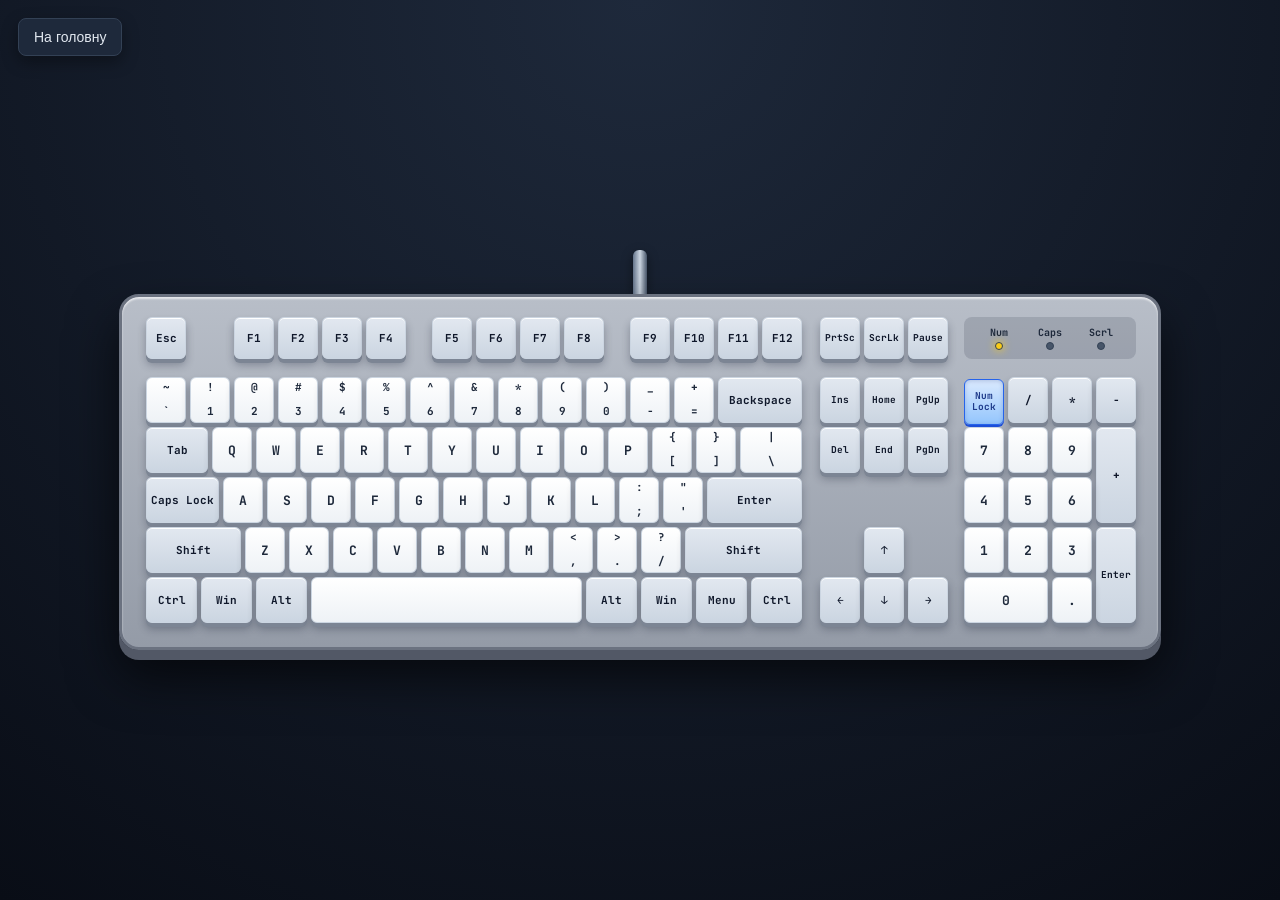
<file: prs/pr4/pr4.html>
<!DOCTYPE html>
<html lang="en">
<head>
    <meta charset="UTF-8">
    <meta name="viewport" content="width=device-width, initial-scale=1.0">
    <title>Практична робота №4 — Fullsize Keyboard</title>
    <link rel="preconnect" href="https://fonts.googleapis.com">
    <link rel="preconnect" href="https://fonts.gstatic.com" crossorigin>
    <link href="https://fonts.googleapis.com/css2?family=JetBrains+Mono:wght@500;700&family=Space+Grotesk:wght@500;700&display=swap" rel="stylesheet">
    <link rel="stylesheet" href="pr4.css">
</head>
<body>

    <a href="../../index.html" class="back-link">На головну</a>

    <div class="keyboard-wrapper">
        <div class="cable"></div>

        <div class="keyboard">
            <input type="checkbox" id="num-toggle" class="lock-input" checked>
            <input type="checkbox" id="caps-toggle" class="lock-input">
            <input type="checkbox" id="scroll-toggle" class="lock-input">

            <div class="block-main">
                <button type="button" class="key mod k-esc">Esc</button>
                <div class="spacer-f1"></div>
                <button type="button" class="key mod k-f1">F1</button>
                <button type="button" class="key mod k-f2">F2</button>
                <button type="button" class="key mod k-f3">F3</button>
                <button type="button" class="key mod k-f4">F4</button>
                <div class="spacer-f2"></div>
                <button type="button" class="key mod k-f5">F5</button>
                <button type="button" class="key mod k-f6">F6</button>
                <button type="button" class="key mod k-f7">F7</button>
                <button type="button" class="key mod k-f8">F8</button>
                <div class="spacer-f3"></div>
                <button type="button" class="key mod k-f9">F9</button>
                <button type="button" class="key mod k-f10">F10</button>
                <button type="button" class="key mod k-f11">F11</button>
                <button type="button" class="key mod k-f12">F12</button>

                <button type="button" class="key dual k-tilde"><span>~</span><span>`</span></button>
                <button type="button" class="key dual k-1"><span>!</span><span>1</span></button>
                <button type="button" class="key dual k-2"><span>@</span><span>2</span></button>
                <button type="button" class="key dual k-3"><span>#</span><span>3</span></button>
                <button type="button" class="key dual k-4"><span>$</span><span>4</span></button>
                <button type="button" class="key dual k-5"><span>%</span><span>5</span></button>
                <button type="button" class="key dual k-6"><span>^</span><span>6</span></button>
                <button type="button" class="key dual k-7"><span>&amp;</span><span>7</span></button>
                <button type="button" class="key dual k-8"><span>*</span><span>8</span></button>
                <button type="button" class="key dual k-9"><span>(</span><span>9</span></button>
                <button type="button" class="key dual k-0"><span>)</span><span>0</span></button>
                <button type="button" class="key dual k-minus"><span>_</span><span>-</span></button>
                <button type="button" class="key dual k-equal"><span>+</span><span>=</span></button>
                <button type="button" class="key mod k-backspace">Backspace</button>

                <button type="button" class="key mod k-tab">Tab</button>
                <button type="button" class="key k-q">Q</button>
                <button type="button" class="key k-w">W</button>
                <button type="button" class="key k-e">E</button>
                <button type="button" class="key k-r">R</button>
                <button type="button" class="key k-t">T</button>
                <button type="button" class="key k-y">Y</button>
                <button type="button" class="key k-u">U</button>
                <button type="button" class="key k-i">I</button>
                <button type="button" class="key k-o">O</button>
                <button type="button" class="key k-p">P</button>
                <button type="button" class="key dual k-lbracket"><span>{</span><span>[</span></button>
                <button type="button" class="key dual k-rbracket"><span>}</span><span>]</span></button>
                <button type="button" class="key dual k-backslash"><span>|</span><span>\</span></button>

                <label for="caps-toggle" class="key mod k-caps">Caps Lock</label>
                <button type="button" class="key k-a">A</button>
                <button type="button" class="key k-s">S</button>
                <button type="button" class="key k-d">D</button>
                <button type="button" class="key k-f">F</button>
                <button type="button" class="key k-g">G</button>
                <button type="button" class="key k-h">H</button>
                <button type="button" class="key k-j">J</button>
                <button type="button" class="key k-k">K</button>
                <button type="button" class="key k-l">L</button>
                <button type="button" class="key dual k-semi"><span>:</span><span>;</span></button>
                <button type="button" class="key dual k-quote"><span>"</span><span>'</span></button>
                <button type="button" class="key mod k-enter">Enter</button>

                <button type="button" class="key mod k-lshift">Shift</button>
                <button type="button" class="key k-z">Z</button>
                <button type="button" class="key k-x">X</button>
                <button type="button" class="key k-c">C</button>
                <button type="button" class="key k-v">V</button>
                <button type="button" class="key k-b">B</button>
                <button type="button" class="key k-n">N</button>
                <button type="button" class="key k-m">M</button>
                <button type="button" class="key dual k-comma"><span>&lt;</span><span>,</span></button>
                <button type="button" class="key dual k-dot"><span>&gt;</span><span>.</span></button>
                <button type="button" class="key dual k-slash"><span>?</span><span>/</span></button>
                <button type="button" class="key mod k-rshift">Shift</button>

                <button type="button" class="key mod k-lctrl">Ctrl</button>
                <button type="button" class="key mod k-lwin">Win</button>
                <button type="button" class="key mod k-lalt">Alt</button>
                <button type="button" class="key k-space"></button>
                <button type="button" class="key mod k-ralt">Alt</button>
                <button type="button" class="key mod k-rwin">Win</button>
                <button type="button" class="key mod k-menu">Menu</button>
                <button type="button" class="key mod k-rctrl">Ctrl</button>
            </div>

            <div class="block-nav">
                <button type="button" class="key mod small n-prtsc">PrtSc</button>
                <label for="scroll-toggle" class="key mod small n-scrlk">ScrLk</label>
                <button type="button" class="key mod small n-pause">Pause</button>

                <button type="button" class="key mod small n-ins">Ins</button>
                <button type="button" class="key mod small n-home">Home</button>
                <button type="button" class="key mod small n-pgup">PgUp</button>

                <button type="button" class="key mod small n-del">Del</button>
                <button type="button" class="key mod small n-end">End</button>
                <button type="button" class="key mod small n-pgdn">PgDn</button>

                <button type="button" class="key mod n-up">↑</button>
                <button type="button" class="key mod n-left">←</button>
                <button type="button" class="key mod n-down">↓</button>
                <button type="button" class="key mod n-right">→</button>
            </div>

            <div class="block-numpad">
                <div class="leds">
                    <div class="led-item">
                        <span>Num</span>
                        <span class="led led-num"></span>
                    </div>
                    <div class="led-item">
                        <span>Caps</span>
                        <span class="led led-caps"></span>
                    </div>
                    <div class="led-item">
                        <span>Scrl</span>
                        <span class="led led-scroll"></span>
                    </div>
                </div>

                <label for="num-toggle" class="key mod small k-numlock">Num<br>Lock</label>
                <button type="button" class="key mod">/</button>
                <button type="button" class="key mod">*</button>
                <button type="button" class="key mod">-</button>

                <button type="button" class="key">7</button>
                <button type="button" class="key">8</button>
                <button type="button" class="key">9</button>
                <button type="button" class="key mod k-numplus">+</button>

                <button type="button" class="key">4</button>
                <button type="button" class="key">5</button>
                <button type="button" class="key">6</button>

                <button type="button" class="key">1</button>
                <button type="button" class="key">2</button>
                <button type="button" class="key">3</button>
                <button type="button" class="key mod small k-numenter">Enter</button>

                <button type="button" class="key k-num0">0</button>
                <button type="button" class="key">.</button>
            </div>
        </div>
    </div>

</body>
</html>
</file>
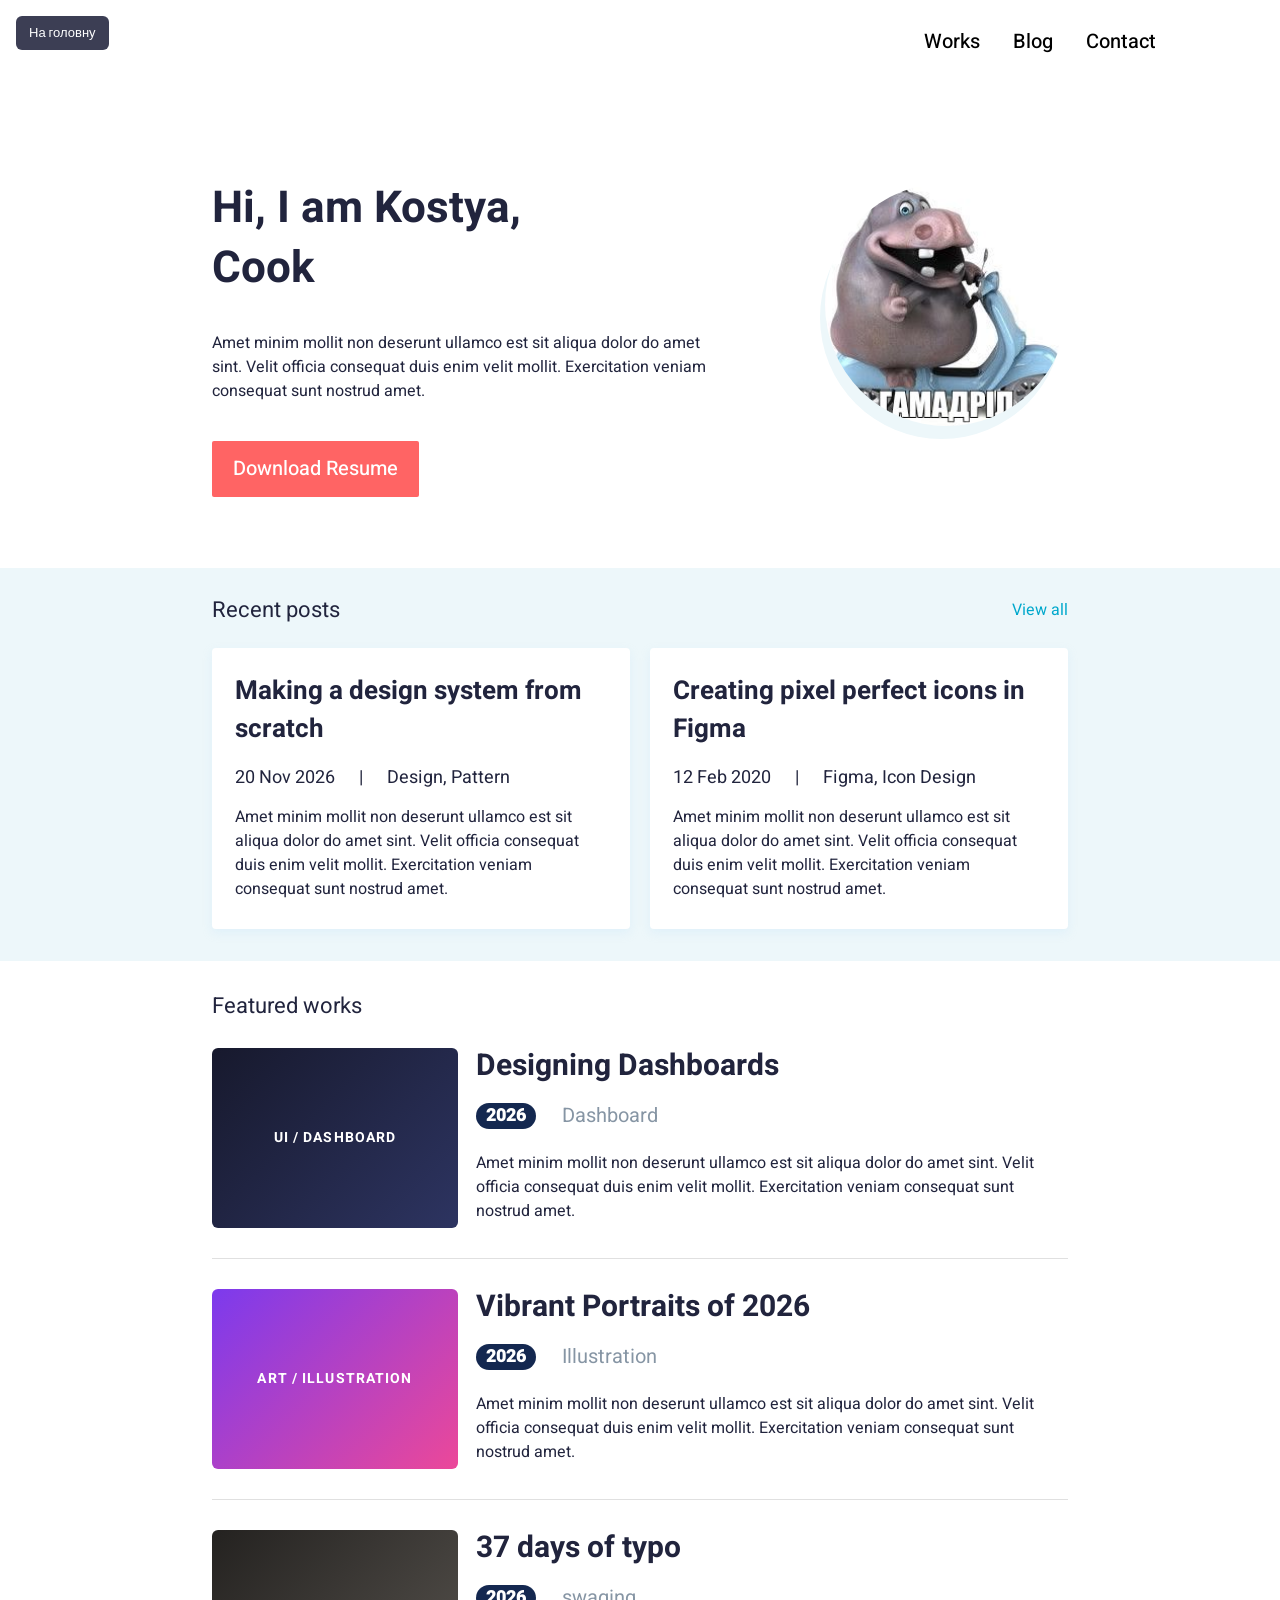
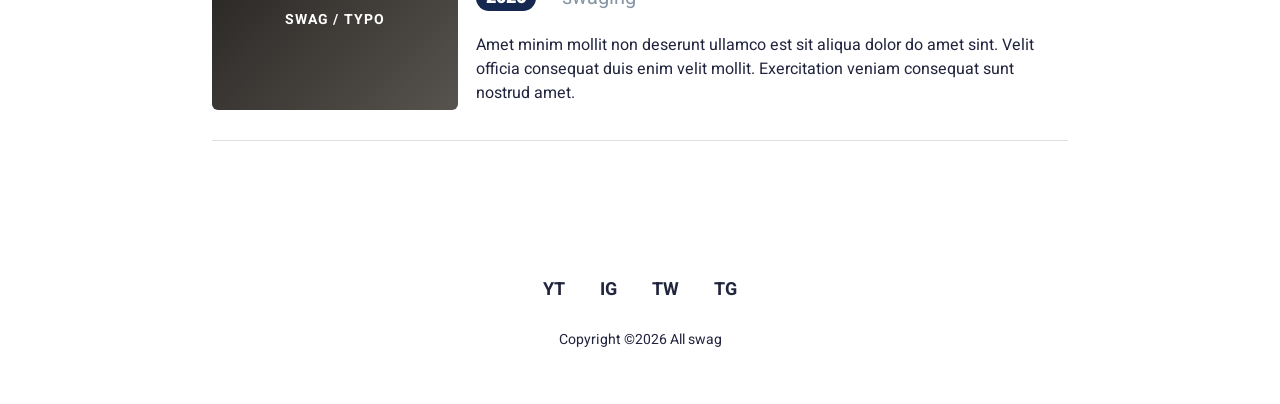
<file: prs/pr5/pr5.html>
<!DOCTYPE html>
<html lang="en">
<head>
    <meta charset="UTF-8">
    <meta name="viewport" content="width=device-width, initial-scale=1.0">
    <title>Практична робота №5 - Personal Portfolio</title>
    <link rel="preconnect" href="https://fonts.googleapis.com">
    <link rel="preconnect" href="https://fonts.gstatic.com" crossorigin>
    <link href="https://fonts.googleapis.com/css2?family=Heebo:wght@400;500;700;900&display=swap" rel="stylesheet">
    <link rel="stylesheet" href="pr5.css">
</head>
<body>

    <a href="../../index.html" class="back-portfolio">На головну</a>

    <header class="header">
        <div class="header-container">
            <input type="checkbox" id="menu-toggle" class="menu-toggle">
            <label for="menu-toggle" class="burger" aria-label="Toggle menu">
                <span></span>
                <span></span>
                <span></span>
            </label>

            <nav class="nav">
                <a href="#works" class="nav-link">Works</a>
                <a href="#blog" class="nav-link">Blog</a>
                <a href="#contact" class="nav-link">Contact</a>
            </nav>
        </div>
    </header>

    <main>
        <section class="hero">
            <div class="container hero-inner">
                <div class="hero-content">
                    <h1 class="hero-title">Hi, I am Kostya,<br>Cook</h1>
                    <p class="hero-text">
                        Amet minim mollit non deserunt ullamco est sit aliqua dolor do amet sint. 
                        Velit officia consequat duis enim velit mollit. Exercitation veniam consequat 
                        sunt nostrud amet.
                    </p>
                    <a href="#works" class="btn-resume">Download Resume</a>
                </div>

                <div class="hero-avatar-wrap">
                    <img src="../../img/avatar.jpg" alt="John portrait" class="hero-avatar">
                </div>
            </div>
        </section>

        <section id="blog" class="recent-posts">
            <div class="container">
                <div class="section-header">
                    <h2 class="section-title">Recent posts</h2>
                    <a href="#blog" class="view-all">View all</a>
                </div>

                <div class="posts-grid">
                    <article class="post-card">
                        <h3 class="post-title">
                            <a href="#blog">Making a design system from scratch</a>
                        </h3>
                        <div class="post-meta">
                            <span>20 Nov 2026</span>
                            <span class="meta-sep">|</span>
                            <span>Design, Pattern</span>
                        </div>
                        <p class="post-excerpt">
                            Amet minim mollit non deserunt ullamco est sit aliqua dolor do amet sint. 
                            Velit officia consequat duis enim velit mollit. Exercitation veniam consequat 
                            sunt nostrud amet.
                        </p>
                    </article>

                    <article class="post-card">
                        <h3 class="post-title">
                            <a href="#blog">Creating pixel perfect icons in Figma</a>
                        </h3>
                        <div class="post-meta">
                            <span>12 Feb 2020</span>
                            <span class="meta-sep">|</span>
                            <span>Figma, Icon Design</span>
                        </div>
                        <p class="post-excerpt">
                            Amet minim mollit non deserunt ullamco est sit aliqua dolor do amet sint. 
                            Velit officia consequat duis enim velit mollit. Exercitation veniam consequat 
                            sunt nostrud amet.
                        </p>
                    </article>
                </div>
            </div>
        </section>

        <section id="works" class="featured-works">
            <div class="container">
                <h2 class="section-title">Featured works</h2>

                <div class="works-list">
                    <article class="work-card">
                        <div class="work-thumb thumb-1">
                            <span>UI / DASHBOARD</span>
                        </div>
                        <div class="work-body">
                            <h3 class="work-title"><a href="#works">Designing Dashboards</a></h3>
                            <div class="work-meta">
                                <span class="work-year">2026</span>
                                <span class="work-category">Dashboard</span>
                            </div>
                            <p class="work-desc">
                                Amet minim mollit non deserunt ullamco est sit aliqua dolor do amet sint. 
                                Velit officia consequat duis enim velit mollit. Exercitation veniam consequat 
                                sunt nostrud amet.
                            </p>
                        </div>
                    </article>

                    <article class="work-card">
                        <div class="work-thumb thumb-2">
                            <span>ART / ILLUSTRATION</span>
                        </div>
                        <div class="work-body">
                            <h3 class="work-title"><a href="#works">Vibrant Portraits of 2026</a></h3>
                            <div class="work-meta">
                                <span class="work-year">2026</span>
                                <span class="work-category">Illustration</span>
                            </div>
                            <p class="work-desc">
                                Amet minim mollit non deserunt ullamco est sit aliqua dolor do amet sint. 
                                Velit officia consequat duis enim velit mollit. Exercitation veniam consequat 
                                sunt nostrud amet.
                            </p>
                        </div>
                    </article>

                    <article class="work-card">
                        <div class="work-thumb thumb-3">
                            <span>SWAG / TYPO</span>
                        </div>
                        <div class="work-body">
                            <h3 class="work-title"><a href="#works">37 days of typo</a></h3>
                            <div class="work-meta">
                                <span class="work-year">2026</span>
                                <span class="work-category">swaging</span>
                            </div>
                            <p class="work-desc">
                                Amet minim mollit non deserunt ullamco est sit aliqua dolor do amet sint. 
                                Velit officia consequat duis enim velit mollit. Exercitation veniam consequat 
                                sunt nostrud amet.
                            </p>
                        </div>
                    </article>
                </div>
            </div>
        </section>
    </main>

    <footer id="contact" class="footer">
        <div class="social-links">
            <a href="#">YT</a>
            <a href="#">IG</a>
            <a href="#">TW</a>
            <a href="#">TG</a>
        </div>
        <p class="copyright">Copyright ©2026 All swag</p>
    </footer>

</body>
</html>
</file>
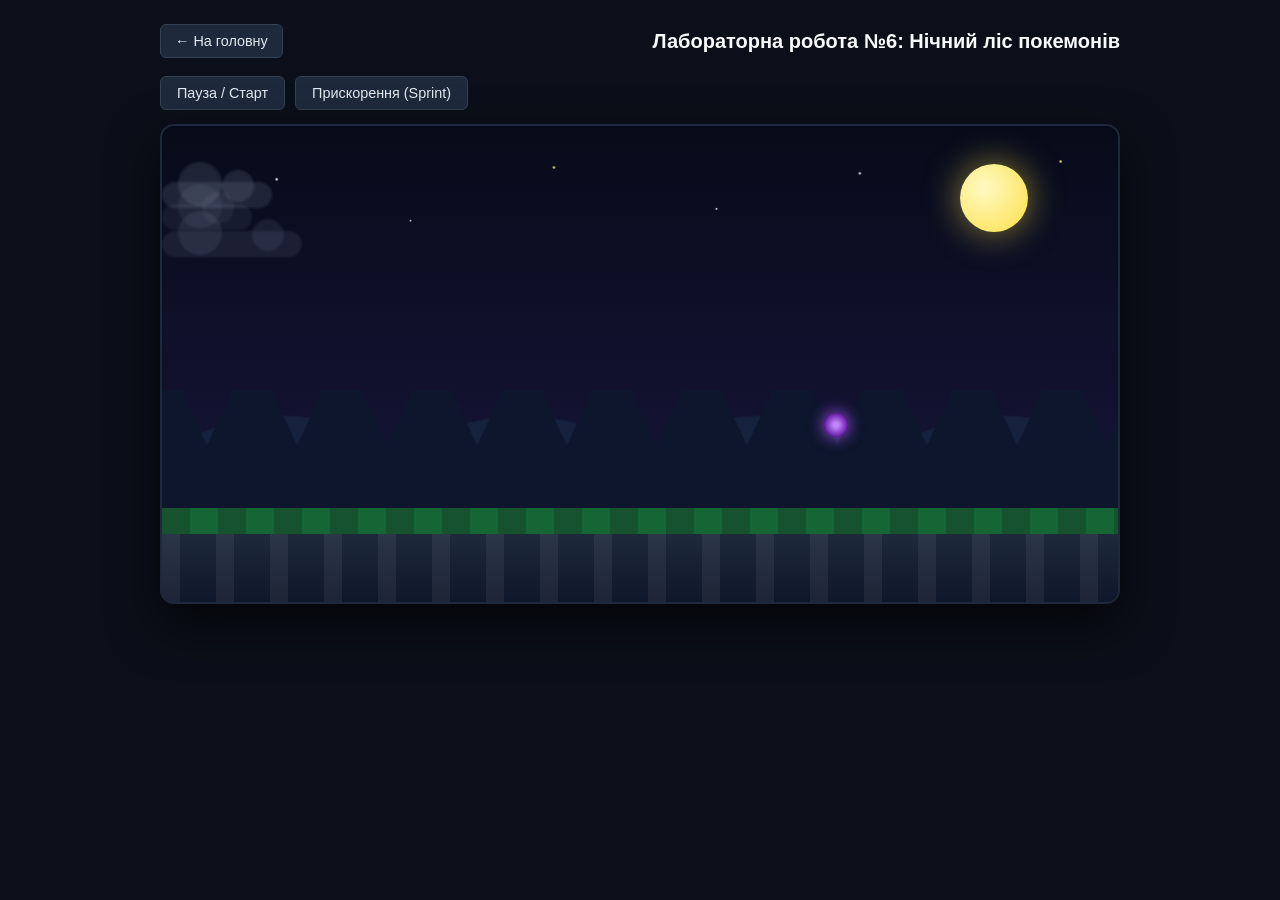
<file: prs/pr6/pr6.html>
<!DOCTYPE html>
<html lang="uk">
<head>
    <meta charset="UTF-8">
    <meta name="viewport" content="width=device-width, initial-scale=1.0">
    <title>Лабораторна робота №6 — CSS-анімація та спрайти Покемонів</title>
    <link rel="stylesheet" href="pr6.css">
</head>
<body>

    <header class="top-bar">
        <a href="../../index.html" class="back-btn">← На головну</a>
        <h1>Лабораторна робота №6: Нічний ліс покемонів</h1>
    </header>

    <main class="stage-wrapper">
        <input type="checkbox" id="pause-toggle" class="control-input">
        <input type="checkbox" id="sprint-toggle" class="control-input">

        <div class="controls">
            <label for="pause-toggle" class="ctrl-btn pause-btn">Пауза / Старт</label>
            <label for="sprint-toggle" class="ctrl-btn sprint-btn">Прискорення (Sprint)</label>
        </div>

        <section class="scene" aria-label="Анімована сцена з покемонами">
            <div class="sky"></div>
            <div class="stars"></div>
            <div class="moon"></div>

            <div class="cloud cloud-1"></div>
            <div class="cloud cloud-2"></div>
            <div class="cloud cloud-3"></div>

            <div class="parallax-hills"></div>
            <div class="parallax-trees"></div>

            <div class="sprite zubat" role="img" aria-label="Zubat"></div>
            <div class="sprite haunter" role="img" aria-label="Haunter"></div>
            <div class="sprite gengar" role="img" aria-label="Gengar"></div>
            <div class="shadow-orb"></div>

            <div class="sprite umbreon" role="img" aria-label="Umbreon"></div>

            <div class="ground-grass"></div>
            <div class="ground-path"></div>
        </section>
    </main>

</body>
</html>
</file>
<file: css/style.css>
:root {
    --bg-color: #f4f6f9;
    --surface-color: #ffffff;
    --primary-color: #1e293b;
    --accent-color: #2563eb;
    --accent-hover: #1d4ed8;
    --text-color: #334155;
    --muted-text: #64748b;
    --border-color: #e2e8f0;
}

* {
    box-sizing: border-box;
    margin: 0;
    padding: 0;
}

body {
    font-family: -apple-system, BlinkMacSystemFont, "Segoe UI", Roboto, Helvetica, Arial, sans-serif;
    background-color: var(--bg-color);
    color: var(--text-color);
    line-height: 1.6;
    display: flex;
    flex-direction: column;
    min-height: 100vh;
}

.container {
    width: 100%;
    max-width: 1000px;
    margin: 0 auto;
    padding: 0 20px;
}

.site-header {
    background-color: var(--primary-color);
    color: #ffffff;
    padding: 28px 0 0;
    margin-bottom: 32px;
}

.site-header h1 {
    font-size: 1.8rem;
    margin-bottom: 4px;
}

.subtitle {
    color: #94a3b8;
    font-size: 0.95rem;
    margin-bottom: 20px;
}

.main-nav ul {
    list-style: none;
    display: flex;
    flex-wrap: wrap;
    gap: 8px;
    border-top: 1px solid rgba(255, 255, 255, 0.1);
}

.main-nav a {
    display: block;
    padding: 12px 16px;
    color: #cbd5e1;
    text-decoration: none;
    font-weight: 500;
    border-bottom: 3px solid transparent;
    transition: color 0.2s, border-color 0.2s;
}

.main-nav a:hover,
.main-nav a.active {
    color: #ffffff;
    border-bottom-color: var(--accent-color);
}

main {
    flex: 1;
}

.card {
    background-color: var(--surface-color);
    border: 1px solid var(--border-color);
    border-radius: 10px;
    padding: 24px;
    margin-bottom: 24px;
    box-shadow: 0 2px 6px rgba(15, 23, 42, 0.04);
}

.card h2 {
    color: var(--primary-color);
    font-size: 1.4rem;
    margin-bottom: 16px;
    padding-bottom: 8px;
    border-bottom: 2px solid var(--bg-color);
}

.about-content {
    display: flex;
    gap: 24px;
    align-items: flex-start;
}

.profile-photo {
    width: 150px;
    height: 150px;
    object-fit: cover;
    border-radius: 10px;
    border: 2px solid var(--border-color);
    background-color: #e2e8f0;
    flex-shrink: 0;
}

.about-info h3 {
    color: var(--primary-color);
    margin-bottom: 8px;
}

.about-info p {
    margin-bottom: 14px;
}

.contact-list {
    list-style: none;
    display: grid;
    grid-template-columns: repeat(auto-fit, minmax(220px, 1fr));
    gap: 8px;
    font-size: 0.95rem;
}

.contact-list a {
    color: var(--accent-color);
    text-decoration: none;
}

.contact-list a:hover {
    text-decoration: underline;
}

.works-grid {
    display: grid;
    grid-template-columns: repeat(3, minmax(0, 1fr));
    gap: 16px;
}

.work-item {
    min-width: 0;
    border: 1px solid var(--border-color);
    border-radius: 8px;
    padding: 18px;
    display: flex;
    flex-direction: column;
    justify-content: space-between;
}

.work-item h3 {
    font-size: 1.1rem;
    margin-bottom: 8px;
    color: var(--primary-color);
}

.work-item h3 a {
    color: var(--primary-color);
    text-decoration: none;
}

.work-item h3 a:hover {
    color: var(--accent-color);
}

.work-item p {
    font-size: 0.92rem;
    color: var(--muted-text);
    margin-bottom: 16px;
}

.work-item.upcoming {
    background-color: #f8fafc;
    opacity: 0.8;
}

.btn {
    display: inline-block;
    align-self: flex-start;
    background-color: var(--accent-color);
    color: #ffffff;
    text-decoration: none;
    padding: 8px 14px;
    border-radius: 6px;
    font-size: 0.9rem;
    font-weight: 500;
    transition: background-color 0.2s;
}

.btn:hover {
    background-color: var(--accent-hover);
}

.table-note {
    font-size: 0.9rem;
    color: var(--muted-text);
    margin-bottom: 16px;
}

.table-wrapper {
    overflow-x: auto;
}

.schedule-table {
    width: 100%;
    border-collapse: collapse;
    font-size: 0.92rem;
    margin-bottom: 20px;
}

.schedule-table caption {
    font-weight: 600;
    margin-bottom: 10px;
    text-align: left;
    color: var(--primary-color);
}

.schedule-table th,
.schedule-table td {
    border: 1px solid var(--border-color);
    padding: 10px 12px;
    text-align: left;
}

.schedule-table th {
    background-color: var(--primary-color);
    color: #ffffff;
    font-weight: 600;
}

.schedule-table tbody tr:hover {
    background-color: #f8fafc;
}

.week-col {
    background-color: #f1f5f9;
    vertical-align: top;
    white-space: nowrap;
}

.back-link {
    margin-top: 12px;
}

.site-footer {
    background-color: var(--primary-color);
    color: #94a3b8;
    padding: 20px 0;
    margin-top: 40px;
    font-size: 0.9rem;
    text-align: center;
}

.site-footer p + p {
    margin-top: 6px;
}

.site-footer a {
    color: #e2e8f0;
    text-decoration: none;
}

.site-footer a:hover {
    text-decoration: underline;
}

@media (max-width: 820px) {
    .works-grid {
        grid-template-columns: repeat(2, minmax(0, 1fr));
    }
}

@media (max-width: 640px) {
    .about-content {
        flex-direction: column;
        align-items: center;
        text-align: center;
    }

    .works-grid {
        grid-template-columns: 1fr;
    }
}
</file>
<file: labs/lab2/lab2.css>
li:first-child {
    font-weight: bold;
}

a:last-child {
    color: red;
}

input:disabled {
    background-color: gray;
}

div > p {
    font-weight: bold;
}

[href^="https"] {
    color: green;
}

input[type="text"] {
    border: 1px solid blue;
}

li:first-child,
li:last-child {
    font-size: 24px;
}

div p {
    font-size: 16px;
}

input:checked {
    background-color: lightblue;
}

li > a {
    text-decoration: underline;
}

li:nth-child(even) {
    font-weight: bold;
}

input[type="text"]:not(:disabled) {
    background-color: gray;
}

p:first-child {
    font-size: 24px;
}

.special + li {
    text-decoration: line-through;
}

p::first-letter {
    font-size: 36px;
}

a::after {
    content: "7";
}
</file>
<file: labs/lab3/lab3pr.css>
* {
    box-sizing: border-box;
    margin: 0;
    padding: 0;
}

body {
    font-family: Roboto, Arial, sans-serif;
    background-color: #0f0f0f;
    color: #f1f1f1;
    min-height: 100vh;
    display: flex;
    flex-direction: column;
}

.yt-header {
    position: sticky;
    top: 0;
    z-index: 100;
    height: 56px;
    padding: 0 16px;
    background-color: #0f0f0f;
    display: flex;
    align-items: center;
    justify-content: space-between;
    gap: 16px;
}

.header-left,
.header-center,
.header-right {
    display: flex;
    align-items: center;
}

.header-left {
    gap: 14px;
}

.icon-btn {
    width: 40px;
    height: 40px;
    border: none;
    border-radius: 50%;
    background: transparent;
    color: #f1f1f1;
    font-size: 18px;
    cursor: pointer;
    display: flex;
    align-items: center;
    justify-content: center;
}

.icon-btn:hover {
    background-color: #272727;
}

.yt-logo {
    display: flex;
    align-items: center;
    gap: 6px;
    text-decoration: none;
    color: #ffffff;
    font-weight: 700;
    font-size: 19px;
    letter-spacing: -0.5px;
}

.logo-badge {
    background-color: #ff0000;
    color: #ffffff;
    font-size: 11px;
    padding: 4px 8px;
    border-radius: 6px;
    display: flex;
    align-items: center;
    justify-content: center;
}

.back-portfolio {
    margin-left: 8px;
    padding: 6px 12px;
    background-color: #222222;
    color: #aaaaaa;
    text-decoration: none;
    border-radius: 16px;
    font-size: 13px;
}

.back-portfolio:hover {
    background-color: #303030;
    color: #ffffff;
}

.header-center {
    flex: 1;
    max-width: 620px;
    gap: 12px;
}

.search-form {
    flex: 1;
    display: flex;
    height: 40px;
}

.search-form input {
    flex: 1;
    padding: 0 16px;
    background-color: #121212;
    border: 1px solid #303030;
    border-right: none;
    border-radius: 20px 0 0 20px;
    color: #f1f1f1;
    font-size: 15px;
    outline: none;
}

.search-form input:focus {
    border-color: #1c62b9;
}

.search-btn {
    width: 64px;
    background-color: #222222;
    border: 1px solid #303030;
    border-radius: 0 20px 20px 0;
    color: #f1f1f1;
    cursor: pointer;
    display: flex;
    align-items: center;
    justify-content: center;
}

.search-btn:hover {
    background-color: #303030;
}

.mic-btn {
    background-color: #181818;
}

.header-right {
    gap: 12px;
}

.create-btn {
    height: 36px;
    padding: 0 14px;
    background-color: #222222;
    border: none;
    border-radius: 18px;
    color: #f1f1f1;
    font-size: 14px;
    font-weight: 500;
    cursor: pointer;
    display: flex;
    align-items: center;
    gap: 6px;
}

.create-btn:hover {
    background-color: #303030;
}

.user-avatar {
    width: 34px;
    height: 34px;
    border-radius: 50%;
    background-color: #2563eb;
    color: #ffffff;
    font-size: 13px;
    font-weight: 700;
    display: flex;
    align-items: center;
    justify-content: center;
    cursor: pointer;
}

.yt-layout {
    display: flex;
    flex: 1;
}

.yt-sidebar {
    width: 240px;
    flex-shrink: 0;
    padding: 12px;
    display: flex;
    flex-direction: column;
    gap: 12px;
}

.sidebar-group {
    display: flex;
    flex-direction: column;
    gap: 4px;
    padding-bottom: 12px;
    border-bottom: 1px solid #272727;
}

.sidebar-group:last-child {
    border-bottom: none;
}

.sidebar-title {
    padding: 6px 12px;
    font-size: 15px;
    font-weight: 600;
    color: #f1f1f1;
}

.sidebar-link {
    display: flex;
    align-items: center;
    gap: 18px;
    padding: 10px 12px;
    border-radius: 10px;
    color: #f1f1f1;
    text-decoration: none;
    font-size: 14px;
}

.sidebar-link:hover,
.sidebar-link.active {
    background-color: #272727;
}

.sidebar-link.active {
    font-weight: 600;
}

.nav-icon {
    width: 22px;
    text-align: center;
}

.sub-dot {
    width: 22px;
    height: 22px;
    border-radius: 50%;
    flex-shrink: 0;
}

.yt-main {
    flex: 1;
    min-width: 0;
    padding: 0 24px 32px;
    display: flex;
    flex-direction: column;
    gap: 20px;
}

.chips-bar {
    position: sticky;
    top: 56px;
    z-index: 90;
    background-color: #0f0f0f;
    padding: 12px 0;
    display: flex;
    align-items: center;
    gap: 10px;
    overflow-x: auto;
}

.chip {
    padding: 8px 14px;
    border: none;
    border-radius: 8px;
    background-color: #272727;
    color: #f1f1f1;
    font-size: 14px;
    font-weight: 500;
    white-space: nowrap;
    cursor: pointer;
}

.chip:hover {
    background-color: #3f3f3f;
}

.chip.active {
    background-color: #f1f1f1;
    color: #0f0f0f;
}

.videos-flex {
    display: flex;
    flex-wrap: wrap;
    gap: 24px 16px;
}

.video-card {
    flex: 1 1 calc(25% - 16px);
    min-width: 270px;
    display: flex;
    flex-direction: column;
    cursor: pointer;
}

.thumbnail {
    position: relative;
    width: 100%;
    aspect-ratio: 16 / 9;
    border-radius: 12px;
    padding: 10px;
    display: flex;
    align-items: center;
    justify-content: center;
    overflow: hidden;
}

.thumb-label {
    font-size: 16px;
    font-weight: 700;
    letter-spacing: 1px;
    color: rgba(255, 255, 255, 0.85);
}

.duration {
    position: absolute;
    bottom: 8px;
    right: 8px;
    background-color: rgba(0, 0, 0, 0.85);
    color: #ffffff;
    font-size: 12px;
    font-weight: 600;
    padding: 3px 6px;
    border-radius: 4px;
}

.thumb-1 { background: linear-gradient(135deg, #1d4ed8, #0f172a); }
.thumb-2 { background: linear-gradient(135deg, #047857, #064e3b); }
.thumb-3 { background: linear-gradient(135deg, #6d28d9, #1e1b4b); }
.thumb-4 { background: linear-gradient(135deg, #b91c1c, #450a0a); }
.thumb-5 { background: linear-gradient(135deg, #c2410c, #431407); }
.thumb-6 { background: linear-gradient(135deg, #15803d, #14532d); }
.thumb-7 { background: linear-gradient(135deg, #0369a1, #0c4a6e); }
.thumb-8 { background: linear-gradient(135deg, #4338ca, #111827); }

.video-details {
    display: flex;
    align-items: flex-start;
    gap: 12px;
    margin-top: 12px;
}

.channel-pic {
    width: 36px;
    height: 36px;
    border-radius: 50%;
    flex-shrink: 0;
    font-size: 12px;
    font-weight: 700;
    color: #ffffff;
    display: flex;
    align-items: center;
    justify-content: center;
}

.c1 { background-color: #2563eb; }
.c2 { background-color: #059669; }
.c3 { background-color: #7c3aed; }
.c4 { background-color: #dc2626; }
.c5 { background-color: #ea580c; }
.c6 { background-color: #16a34a; }
.c7 { background-color: #0284c7; }
.c8 { background-color: #4f46e5; }

.video-meta {
    display: flex;
    flex-direction: column;
    gap: 4px;
}

.video-meta h3 {
    font-size: 15px;
    font-weight: 600;
    line-height: 1.35;
    color: #f1f1f1;
}

.channel-name,
.video-stats {
    font-size: 13px;
    color: #aaaaaa;
}

@media (max-width: 900px) {
    .yt-sidebar {
        display: none;
    }
}
</file>
<file: labs/lab4/lab4.css>
* {
    box-sizing: border-box;
    margin: 0;
    padding: 0;
}

body {
    font-family: "Inter", sans-serif;
    background-color: #e5e7eb;
    color: #111827;
    padding: 20px;
}

.top-bar {
    width: min(1320px, 96vw);
    margin: 0 auto 14px;
}

.back-link {
    display: inline-block;
    background-color: #111827;
    color: #ffffff;
    text-decoration: none;
    padding: 8px 14px;
    border-radius: 6px;
    font-size: 13px;
    font-weight: 500;
}

.back-link:hover {
    background-color: #374151;
}

.planner {
    width: min(1320px, 96vw);
    margin: 0 auto;
    background-color: #ffffff;
    border: 2px solid #111827;
    padding: clamp(14px, 2vw, 28px);
    display: grid;
    gap: clamp(14px, 1.8vw, 24px);
    box-shadow: 0 12px 30px rgba(0, 0, 0, 0.08);
}

h1, h2, h3, label {
    font-family: "Oswald", sans-serif;
    text-transform: uppercase;
    letter-spacing: 0.04em;
}

.planner-header {
    display: grid;
    grid-template-columns: minmax(180px, 1.2fr) minmax(150px, 1fr) minmax(170px, 1.2fr) minmax(170px, 1fr);
    gap: clamp(10px, 1.5vw, 20px);
    align-items: center;
    border-bottom: 2px solid #111827;
    padding-bottom: clamp(12px, 1.5vw, 20px);
}

.planner-header h1 {
    font-size: clamp(1.6rem, 3vw, 2.8rem);
    line-height: 1;
}

.meta-box {
    display: grid;
    gap: 4px;
    border: 1.5px solid #111827;
    padding: 8px 10px;
    background-color: #f9fafb;
}

.meta-box label {
    font-size: clamp(0.75rem, 1vw, 0.9rem);
    color: #4b5563;
}

.meta-box input {
    width: 100%;
    border: none;
    border-bottom: 1px solid #9ca3af;
    background: transparent;
    font-family: "Inter", sans-serif;
    font-size: clamp(0.85rem, 1.1vw, 1rem);
    padding: 3px 2px;
    color: #111827;
    outline: none;
}

.meta-box input:focus {
    border-bottom-color: #111827;
}

.habit-checks {
    display: grid;
    gap: 8px;
}

.check-label {
    display: grid;
    grid-template-columns: 18px 1fr;
    align-items: center;
    gap: 8px;
    font-size: clamp(0.8rem, 1vw, 0.95rem);
    cursor: pointer;
}

input[type="checkbox"] {
    width: 17px;
    height: 17px;
    accent-color: #111827;
    cursor: pointer;
}

.planner-body {
    display: grid;
    grid-template-columns: minmax(210px, 28%) 1fr;
    gap: clamp(14px, 1.8vw, 24px);
}

.todo-column {
    border: 1.5px solid #111827;
    padding: clamp(12px, 1.4vw, 18px);
    background-color: #f9fafb;
    display: grid;
    align-content: start;
    gap: 18px;
}

.todo-column h2 {
    font-size: clamp(1.2rem, 1.8vw, 1.6rem);
    border-bottom: 1.5px solid #111827;
    padding-bottom: 6px;
}

.todo-group {
    display: grid;
    gap: 9px;
}

.todo-group h3 {
    font-size: clamp(0.9rem, 1.2vw, 1.05rem);
    color: #374151;
}

.task-row {
    display: grid;
    grid-template-columns: 18px 1fr;
    align-items: center;
    gap: 8px;
}

.task-row input[type="text"] {
    width: 100%;
    min-width: 0;
    border: none;
    border-bottom: 1px solid #9ca3af;
    background: transparent;
    font-family: "Inter", sans-serif;
    font-size: clamp(0.82rem, 1vw, 0.95rem);
    padding: 3px 2px;
    color: #111827;
    outline: none;
}

.task-row input[type="text"]:focus {
    border-bottom: 1.5px solid #111827;
}

.task-row input[type="checkbox"]:checked + input[type="text"] {
    text-decoration: line-through;
    color: #6b7280;
}

.right-area {
    display: grid;
    grid-template-rows: 1fr auto;
    gap: clamp(14px, 1.8vw, 24px);
    min-width: 0;
}

.days-grid {
    display: grid;
    grid-template-columns: repeat(3, minmax(0, 1fr));
    grid-template-rows: repeat(2, minmax(190px, 1fr));
    gap: clamp(10px, 1.4vw, 18px);
}

.weekend-stack {
    display: grid;
    grid-template-rows: 1fr 1fr;
    gap: clamp(10px, 1.4vw, 18px);
}

.day-card {
    border: 1.5px solid #111827;
    padding: 10px 12px;
    display: grid;
    grid-template-rows: auto 1fr;
    gap: 8px;
    background-color: #ffffff;
}

.day-head {
    display: grid;
    grid-template-columns: 1fr auto;
    align-items: center;
    border-bottom: 1.5px solid #111827;
    padding-bottom: 5px;
}

.day-head h3 {
    font-size: clamp(0.95rem, 1.3vw, 1.15rem);
}

.head-checks {
    display: grid;
    grid-auto-flow: column;
    gap: 6px;
}

.day-card textarea {
    width: 100%;
    height: 100%;
    min-height: 70px;
    border: none;
    resize: none;
    font-family: "Inter", sans-serif;
    font-size: clamp(0.82rem, 1vw, 0.95rem);
    line-height: 1.6;
    color: #111827;
    background-image: repeating-linear-gradient(
        transparent,
        transparent 23px,
        #e5e7eb 24px
    );
    outline: none;
}

.next-week {
    border: 1.5px solid #111827;
    padding: 12px 14px;
    background-color: #f9fafb;
    display: grid;
    gap: 10px;
}

.next-week h3 {
    font-size: clamp(0.95rem, 1.3vw, 1.15rem);
    border-bottom: 1.5px solid #111827;
    padding-bottom: 5px;
}

.next-week-grid {
    display: grid;
    grid-template-columns: repeat(2, minmax(0, 1fr));
    gap: 10px 20px;
}
</file>
<file: labs/lab7/lab7.css>
* {
    box-sizing: border-box;
    margin: 0;
    padding: 0;
}

.page {
    font-family: "Montserrat", -apple-system, BlinkMacSystemFont, sans-serif;
    min-height: 100vh;
    background: radial-gradient(circle at top, #111d3a 0%, #070d1f 100%);
    color: #f1f5f9;
    display: flex;
    flex-direction: column;
    align-items: center;
    justify-content: center;
    padding: 70px 16px 32px;
    overflow-x: hidden;
    position: relative;
}

.page__back-link {
    position: fixed;
    top: 18px;
    left: 18px;
    z-index: 50;
    padding: 9px 15px;
    background-color: rgba(17, 29, 58, 0.9);
    color: #f1f5f9;
    text-decoration: none;
    font-size: 14px;
    font-weight: 500;
    border: 1px solid rgba(255, 255, 255, 0.15);
    border-radius: 8px;
    transition: background-color 0.25s ease, transform 0.25s ease;
}

.page__back-link:hover {
    background-color: #e63946;
    transform: translateY(-2px);
}

.page__container {
    position: relative;
    z-index: 10;
    width: 100%;
    display: flex;
    justify-content: center;
}

.snow {
    position: fixed;
    inset: 0;
    pointer-events: none;
    z-index: 1;
}

.snow__layer {
    position: absolute;
    inset: -200px 0 0 0;
    background-image:
        radial-gradient(2.5px 2.5px at 15% 20%, #ffffff, transparent),
        radial-gradient(2px 2px at 35% 60%, #e2e8f0, transparent),
        radial-gradient(3px 3px at 55% 15%, #ffffff, transparent),
        radial-gradient(2px 2px at 75% 45%, #cbd5e1, transparent),
        radial-gradient(2.5px 2.5px at 90% 80%, #ffffff, transparent);
    background-size: 320px 320px;
}

.snow__layer--slow {
    opacity: 0.45;
    animation: snowfall 16s linear infinite;
}

.snow__layer--fast {
    opacity: 0.75;
    background-size: 220px 220px;
    animation: snowfall 10s linear infinite;
}

.garland {
    position: fixed;
    top: 0;
    left: 0;
    right: 0;
    z-index: 20;
    pointer-events: none;
}

.garland__wire {
    display: flex;
    justify-content: space-around;
    padding: 0 40px;
    border-top: 3px solid #1e293b;
}

.garland__bulb {
    width: 14px;
    height: 22px;
    border-radius: 50% 50% 45% 45%;
    margin-top: -2px;
    animation: glowPulse 1.8s ease-in-out infinite alternate;
}

.garland__bulb--red {
    background-color: #e63946;
    box-shadow: 0 4px 16px #e63946;
}

.garland__bulb--gold {
    background-color: #ffb703;
    box-shadow: 0 4px 16px #ffb703;
    animation-delay: 0.4s;
}

.garland__bulb--cyan {
    background-color: #38bdf8;
    box-shadow: 0 4px 16px #38bdf8;
    animation-delay: 0.8s;
}

.garland__bulb--emerald {
    background-color: #10b981;
    box-shadow: 0 4px 16px #10b981;
    animation-delay: 1.2s;
}

.card {
    width: 100%;
    max-width: 460px;
}

.card__toggle {
    display: none;
}

.card__toggle:checked ~ .card__scene .card__inner {
    transform: rotateY(180deg);
}

.card__scene {
    width: 100%;
    height: 540px;
    perspective: 1400px;
}

.card__inner {
    position: relative;
    width: 100%;
    height: 100%;
    transform-style: preserve-3d;
    transition: transform 0.85s cubic-bezier(0.4, 0.2, 0.2, 1);
}

.card__face {
    position: absolute;
    inset: 0;
    border-radius: 20px;
    padding: 36px;
    backface-visibility: hidden;
    -webkit-backface-visibility: hidden;
    display: flex;
    flex-direction: column;
    justify-content: space-between;
    box-shadow: 0 25px 60px rgba(0, 0, 0, 0.65);
}

.card__face--front {
    background: linear-gradient(155deg, #162447 0%, #070d1f 100%);
    border: 2px solid rgba(255, 183, 3, 0.35);
    text-align: center;
    align-items: center;
}

.card__face--back {
    background-color: #f8fafc;
    color: #1e293b;
    border: 2px solid #ffb703;
    transform: rotateY(180deg);
}

.card__badge {
    display: inline-block;
    padding: 6px 14px;
    border-radius: 999px;
    background-color: rgba(255, 183, 3, 0.14);
    border: 1px solid rgba(255, 183, 3, 0.35);
    color: #ffb703;
    font-size: 12px;
    font-weight: 700;
    letter-spacing: 0.08em;
    text-transform: uppercase;
}

.card__title {
    font-family: "Playfair Display", Georgia, serif;
    font-size: 40px;
    line-height: 1.15;
    color: #f1f5f9;
}

.card__year {
    font-family: "Playfair Display", Georgia, serif;
    font-size: 86px;
    font-weight: 700;
    line-height: 1;
    color: #ffb703;
    text-shadow: 0 0 25px rgba(255, 183, 3, 0.3);
}

.card__subtitle {
    font-size: 15px;
    line-height: 1.65;
    color: #94a3b8;
}

.card__heading {
    font-family: "Playfair Display", Georgia, serif;
    font-size: 28px;
    color: #111d3a;
    padding-bottom: 12px;
    border-bottom: 2px solid rgba(255, 183, 3, 0.5);
}

.card__wishes {
    list-style: none;
    display: flex;
    flex-direction: column;
    gap: 14px;
}

.card__wish-item {
    position: relative;
    padding-left: 22px;
    font-size: 15px;
    line-height: 1.5;
}

.card__wish-item::before {
    content: "❄";
    position: absolute;
    left: 0;
    top: 0;
    color: #e63946;
}

.card__footer {
    display: flex;
    flex-direction: column;
    gap: 14px;
    padding-top: 14px;
    border-top: 1px solid #e2e8f0;
}

.card__signature {
    font-family: "Playfair Display", Georgia, serif;
    font-style: italic;
    font-size: 16px;
    color: #475569;
}

.card__button {
    display: inline-block;
    width: 100%;
    padding: 13px 20px;
    background-color: #e63946;
    color: #ffffff;
    font-size: 15px;
    font-weight: 600;
    text-align: center;
    border-radius: 10px;
    cursor: pointer;
    user-select: none;
    transition: background-color 0.25s ease, transform 0.25s ease;
}

.card__button:hover {
    background-color: #c92a37;
    transform: translateY(-2px);
}

.card__button--secondary {
    background-color: #111d3a;
}

.card__button--secondary:hover {
    background-color: #1e293b;
}

@keyframes snowfall {
    0% {
        transform: translateY(0);
    }
    100% {
        transform: translateY(320px);
    }
}

@keyframes glowPulse {
    0% {
        opacity: 0.45;
        transform: scale(0.92);
    }
    100% {
        opacity: 1;
        transform: scale(1.06);
    }
}
</file>
<file: labs/lab8/lab8.css>
/*

Спочатку адекватно написаний css сайту 
дозволяє зручно користуватися сторінкою 
на мобiльних простроях навіть без використання 
блоків @media. Тому в новiй версії сайту я 
пiдiгнав всi елементи пiд мобiльнi пристрої,
просто за рахунок дизайну. Також додав плавну 
анімацію для scroll behavior та нову анiмацiю 
для бiчного меню.

*/


:root {
    --text-primary: #21243D;
    --text-muted: #8695A4;
    --accent-red: #FF6464;
    --accent-red-hover: #e55353;
    --link-blue: #00A8CC;
    --bg-light-blue: #EDF7FA;
    --badge-navy: #142850;
    --border-gray: #E0E0E0;
}

* {
    box-sizing: border-box;
    margin: 0;
    padding: 0;
}

html {
    scroll-behavior: smooth;
}

body {
    font-family: "Heebo", sans-serif;
    color: var(--text-primary);
    background-color: #ffffff;
    line-height: 1.5;
    overflow-x: hidden;
}

.back-portfolio {
    position: fixed;
    top: 16px;
    left: 16px;
    z-index: 200;
    background-color: var(--text-primary);
    color: #ffffff;
    text-decoration: none;
    font-size: 13px;
    font-weight: 500;
    padding: 7px 13px;
    border-radius: 6px;
    opacity: 0.88;
    transition: opacity 0.2s, background-color 0.2s;
}

.back-portfolio:hover {
    opacity: 1;
    background-color: var(--accent-red);
}

.container {
    width: 100%;
    max-width: 896px;
    margin: 0 auto;
    padding: 0 20px;
}

.header {
    padding: 27px 0;
}

.header-container {
    max-width: 1092px;
    margin: 0 auto;
    padding: 0 30px;
    display: flex;
    justify-content: flex-end;
    align-items: center;
    position: relative;
}

.menu-toggle,
.burger {
    display: none;
}

.nav {
    display: flex;
    gap: 33px;
}

.nav-link {
    font-size: 20px;
    font-weight: 500;
    color: #000000;
    text-decoration: none;
    transition: color 0.2s ease;
}

.nav-link:hover {
    color: var(--accent-red);
}

.hero {
    padding: 95px 0 71px;
}

.hero-inner {
    display: flex;
    align-items: flex-start;
    justify-content: space-between;
    gap: 60px;
}

.hero-content {
    max-width: 498px;
}

.hero-title {
    font-size: 44px;
    font-weight: 700;
    line-height: 60px;
    margin-bottom: 32px;
}

.hero-text {
    font-size: 16px;
    font-weight: 400;
    line-height: 24px;
    margin-bottom: 38px;
}

.btn-resume {
    display: inline-block;
    background-color: var(--accent-red);
    color: #ffffff;
    font-size: 20px;
    font-weight: 500;
    text-decoration: none;
    padding: 13px 21px;
    border-radius: 2px;
    transition: background-color 0.2s ease, transform 0.15s ease;
}

.btn-resume:hover {
    background-color: var(--accent-red-hover);
    transform: translateY(-1px);
}

.hero-avatar-wrap {
    flex-shrink: 0;
    padding-top: 4px;
}

.hero-avatar {
    width: 243px;
    height: 243px;
    border-radius: 50%;
    object-fit: cover;
    display: block;
    background-color: var(--bg-light-blue);
    box-shadow: -5px 13px 0 0 var(--bg-light-blue);
}

.recent-posts {
    background-color: var(--bg-light-blue);
    padding: 27px 0 32px;
}

.section-header {
    display: flex;
    justify-content: space-between;
    align-items: center;
    margin-bottom: 22px;
}

.section-title {
    font-size: 22px;
    font-weight: 400;
    line-height: 1.4;
}

.view-all {
    font-size: 16px;
    color: var(--link-blue);
    text-decoration: none;
}

.view-all:hover {
    text-decoration: underline;
}

.posts-grid {
    display: grid;
    grid-template-columns: repeat(2, minmax(0, 1fr));
    gap: 20px;
}

.post-card {
    background-color: #ffffff;
    border-radius: 4px;
    padding: 24px 23px 28px;
    box-shadow: 0 4px 10px rgba(187, 225, 250, 0.25);
}

.post-title {
    font-size: 26px;
    font-weight: 700;
    line-height: 38px;
    margin-bottom: 17px;
}

.post-title a {
    color: var(--text-primary);
    text-decoration: none;
    transition: color 0.2s ease;
}

.post-title a:hover {
    color: var(--accent-red);
}

.post-meta {
    font-size: 18px;
    line-height: 26px;
    margin-bottom: 14px;
    display: flex;
    align-items: center;
    gap: 24px;
}

.post-excerpt {
    font-size: 16px;
    line-height: 24px;
}

.featured-works {
    padding: 30px 0 54px;
}

.featured-works .section-title {
    margin-bottom: 26px;
}

.works-list {
    display: flex;
    flex-direction: column;
}

.work-card {
    display: flex;
    align-items: flex-start;
    gap: 18px;
    padding-bottom: 30px;
    margin-bottom: 30px;
    border-bottom: 1px solid var(--border-gray);
}

.work-thumb {
    width: 246px;
    height: 180px;
    border-radius: 6px;
    flex-shrink: 0;
    display: flex;
    align-items: center;
    justify-content: center;
    font-size: 14px;
    font-weight: 700;
    letter-spacing: 0.08em;
    color: #ffffff;
}

.thumb-1 { background: linear-gradient(135deg, #17192d 0%, #2d3461 100%); }
.thumb-2 { background: linear-gradient(135deg, #7c3aed 0%, #ec4899 100%); }
.thumb-3 { background: linear-gradient(135deg, #242220 0%, #57534e 100%); }

.work-body {
    flex: 1;
    min-width: 0;
}

.work-title {
    font-size: 30px;
    font-weight: 700;
    line-height: 1.25;
    margin-bottom: 16px;
}

.work-title a {
    color: var(--text-primary);
    text-decoration: none;
    transition: color 0.2s ease;
}

.work-title a:hover {
    color: var(--accent-red);
}

.work-meta {
    display: flex;
    align-items: center;
    gap: 26px;
    margin-bottom: 20px;
}

.work-year {
    background-color: var(--badge-navy);
    color: #ffffff;
    font-size: 18px;
    font-weight: 900;
    padding: 1px 10px;
    border-radius: 16px;
    line-height: 24px;
}

.work-category {
    font-size: 20px;
    color: var(--text-muted);
}

.work-desc {
    font-size: 16px;
    line-height: 24px;
}

.footer {
    padding: 51px 20px 54px;
    text-align: center;
}

.social-links {
    display: flex;
    justify-content: center;
    align-items: center;
    gap: 35px;
    margin-bottom: 26px;
}

.social-links a {
    color: var(--text-primary);
    text-decoration: none;
    font-weight: 700;
    font-size: 18px;
    transition: color 0.2s ease;
}

.social-links a:hover {
    color: var(--accent-red);
}

.copyright {
    font-size: 14px;
    color: var(--text-primary);
}

@media (max-width: 900px) {
    .hero {
        padding: 60px 0 56px;
    }

    .hero-inner {
        gap: 36px;
    }

    .hero-title {
        font-size: 38px;
        line-height: 50px;
    }
}

@media (max-width: 768px) {
    .back-portfolio {
        top: 14px;
        left: 14px;
        font-size: 12px;
        padding: 6px 10px;
    }

    .header {
        padding: 20px 0;
    }

    .header-container {
        padding: 0 18px;
    }

    .burger {
        display: flex;
        flex-direction: column;
        justify-content: space-between;
        width: 30px;
        height: 18px;
        cursor: pointer;
        z-index: 150;
    }

    .burger span {
        display: block;
        width: 100%;
        height: 2px;
        background-color: var(--text-primary);
        transition: transform 0.25s ease, opacity 0.25s ease;
    }

    .menu-toggle:checked ~ .burger span:nth-child(1) {
        transform: translateY(8px) rotate(45deg);
    }

    .menu-toggle:checked ~ .burger span:nth-child(2) {
        opacity: 0;
    }

    .menu-toggle:checked ~ .burger span:nth-child(3) {
        transform: translateY(-8px) rotate(-45deg);
    }

    .nav {
        display: none;
        position: absolute;
        top: 36px;
        right: 18px;
        min-width: 170px;
        background-color: #ffffff;
        border: 1px solid var(--border-gray);
        border-radius: 8px;
        padding: 16px 24px;
        flex-direction: column;
        gap: 14px;
        box-shadow: 0 12px 28px rgba(33, 36, 61, 0.14);
        z-index: 140;
    }

    .menu-toggle:checked ~ .nav {
        display: flex;
    }

    .hero {
        padding: 32px 0 58px;
    }

    .hero-inner {
        flex-direction: column-reverse;
        align-items: center;
        text-align: center;
        gap: 34px;
    }

    .hero-avatar {
        width: 170px;
        height: 170px;
        box-shadow: -3px 9px 0 0 var(--bg-light-blue);
    }

    .hero-title {
        font-size: 32px;
        line-height: 40px;
        margin-bottom: 21px;
    }

    .hero-text {
        margin-bottom: 27px;
    }

    .section-header {
        justify-content: center;
        margin-bottom: 18px;
    }

    .section-title {
        font-size: 18px;
        text-align: center;
    }

    .view-all {
        display: none;
    }

    .posts-grid {
        grid-template-columns: 1fr;
        gap: 17px;
    }

    .post-card {
        padding: 16px 19px 22px;
    }

    .post-title {
        font-size: 22px;
        line-height: 30px;
        margin-bottom: 12px;
    }

    .post-meta {
        font-size: 16px;
        gap: 18px;
    }

    .featured-works {
        padding: 22px 0 36px;
    }

    .featured-works .section-title {
        margin-bottom: 18px;
    }

    .work-card {
        flex-direction: column;
        gap: 17px;
        padding-bottom: 24px;
        margin-bottom: 24px;
    }

    .work-thumb {
        width: 100%;
        height: auto;
        aspect-ratio: 339 / 230;
    }

    .work-title {
        font-size: 24px;
        margin-bottom: 12px;
    }

    .work-meta {
        gap: 22px;
        margin-bottom: 18px;
    }

    .work-year {
        font-size: 16px;
    }

    .work-category {
        font-size: 16px;
    }
}

@media (max-width: 420px) {
    .container {
        padding: 0 14px;
    }

    .hero-title {
        font-size: 28px;
        line-height: 36px;
    }

    .btn-resume {
        width: 100%;
        text-align: center;
        font-size: 18px;
    }
}
</file>
<file: prs/pr2/pr2.css>
* {
    box-sizing: border-box;
    margin: 0;
    padding: 0;
}

body {
    font-family: "Segoe UI", Roboto, Helvetica, Arial, sans-serif;
    background-color: #0f172a;
    color: #f8fafc;
    min-height: 100vh;
    padding: 60px 16px;
}

br {
    display: none;
}

p > a {
    position: fixed;
    top: 20px;
    left: 20px;
    background-color: #1e293b;
    color: #e2e8f0;
    text-decoration: none;
    padding: 10px 16px;
    border: 1px solid #334155;
    border-radius: 8px;
    font-size: 0.9rem;
    transition: background-color 0.25s ease, transform 0.2s ease;
}

p > a:hover {
    background-color: #2563eb;
    color: #ffffff;
    transform: translateY(-2px);
}

h1 {
    font-size: 1.6rem;
    text-align: center;
    margin-bottom: 24px;
    color: #ffffff;
}

form {
    background-color: #1e293b;
    color: #f1f5f9;
    width: 100%;
    max-width: 450px;
    padding: 36px 32px;
    border-radius: 16px;
    box-shadow: 0 20px 45px rgba(0, 0, 0, 0.5);
    position: relative;
    margin: 0 auto;
    border: 1px solid #334155;
}

form::before {
    content: "ПР №2";
    position: absolute;
    top: -12px;
    right: 24px;
    background-color: #2563eb;
    color: #ffffff;
    font-size: 0.78rem;
    font-weight: 700;
    padding: 4px 12px;
    border-radius: 999px;
}

form div {
    margin-bottom: 16px;
}

form div:last-child {
    margin-bottom: 0;
}

label {
    display: block;
    margin-bottom: 6px;
    font-size: 0.92rem;
    color: #cbd5e1;
}

input[type="text"],
input[type="email"],
input[type="password"],
input[type="date"],
select {
    width: 100%;
    padding: 10px 14px;
    background-color: #0f172a;
    color: #f8fafc;
    border: 1px solid #334155;
    border-radius: 8px;
    font-family: inherit;
    font-size: 0.95rem;
    transition: border-color 0.25s ease, box-shadow 0.25s ease;
}

input:focus,
select:focus {
    outline: none;
    border-color: #3b82f6;
    box-shadow: 0 0 0 3px rgba(59, 130, 246, 0.25);
}

input[type="submit"] {
    width: 100%;
    margin-top: 8px;
    padding: 12px;
    background-color: #2563eb;
    color: #ffffff;
    border: none;
    border-radius: 8px;
    font-size: 1rem;
    font-weight: 600;
    cursor: pointer;
    box-shadow: 0 6px 16px rgba(37, 99, 235, 0.35);
    transition: background-color 0.25s ease, transform 0.2s ease;
}

input[type="submit"]:hover {
    background-color: #1d4ed8;
    transform: translateY(-2px);
}
</file>
<file: prs/pr4/pr4.css>
* {
    box-sizing: border-box;
    margin: 0;
    padding: 0;
}

body {
    font-family: "Space Grotesk", sans-serif;
    background: radial-gradient(circle at top, #1e293b 0%, #090d16 100%);
    min-height: 100vh;
    display: grid;
    place-items: center;
    padding: 40px 20px;
    overflow-x: auto;
}

.back-link {
    position: fixed;
    top: 18px;
    left: 18px;
    background-color: #1e293b;
    color: #e2e8f0;
    text-decoration: none;
    padding: 9px 15px;
    border: 1px solid #334155;
    border-radius: 8px;
    font-size: 14px;
    box-shadow: 0 6px 16px rgba(0, 0, 0, 0.35);
    transition: background-color 0.2s, transform 0.15s;
}

.back-link:hover {
    background-color: #2563eb;
    color: #ffffff;
    transform: translateY(-2px);
}

.keyboard-wrapper {
    display: grid;
    justify-items: center;
}

.cable {
    width: 14px;
    height: 44px;
    background: linear-gradient(90deg, #64748b, #cbd5e1, #475569);
    border-radius: 6px 6px 0 0;
    box-shadow: 0 4px 12px rgba(0, 0, 0, 0.4);
}

.keyboard {
    display: grid;
    grid-template-columns: auto auto auto;
    gap: 16px;
    padding: 20px 22px 24px;
    background: linear-gradient(180deg, #b8bec8 0%, #949ba7 100%);
    border: 3px solid #6b7280;
    border-radius: 20px;
    box-shadow:
        0 10px 0 #525866,
        0 26px 50px rgba(0, 0, 0, 0.65),
        inset 0 2px 2px rgba(255, 255, 255, 0.65);
}

.lock-input {
    display: none;
}

.block-main {
    grid-column: 1;
    display: grid;
    grid-template-columns: repeat(60, 11px);
    grid-template-rows: 42px 10px repeat(5, 46px);
    gap: 4px 0;
}

.block-nav {
    grid-column: 2;
    display: grid;
    grid-template-columns: repeat(3, 40px);
    grid-template-rows: 42px 10px repeat(5, 46px);
    gap: 4px;
}

.block-numpad {
    grid-column: 3;
    display: grid;
    grid-template-columns: repeat(4, 40px);
    grid-template-rows: 42px 10px repeat(5, 46px);
    gap: 4px;
}

.key {
    font-family: "JetBrains Mono", monospace;
    font-size: 13px;
    font-weight: 700;
    color: #1e293b;
    background: linear-gradient(180deg, #ffffff 0%, #eef2f6 100%);
    border: 1px solid #cbd5e1;
    border-radius: 6px;
    margin: 0 2px;
    padding: 4px;
    cursor: pointer;
    user-select: none;
    display: grid;
    align-content: center;
    justify-items: center;
    text-align: center;
    box-shadow:
        0 4px 0 #7c8594,
        0 6px 8px rgba(15, 23, 42, 0.3),
        inset 0 1px 0 #ffffff;
    transition: transform 0.08s ease, box-shadow 0.08s ease, background 0.15s ease, border-color 0.15s ease;
}

.block-nav .key,
.block-numpad .key {
    margin: 0;
}

.key.mod {
    background: linear-gradient(180deg, #e2e8f0 0%, #cbd5e1 100%);
    color: #0f172a;
    font-size: 11px;
}

.key.small {
    font-size: 9.5px;
    line-height: 1.15;
}

.key.dual {
    align-content: space-between;
    padding: 4px 0;
    font-size: 11px;
    line-height: 1.05;
}

.key:hover {
    background: linear-gradient(180deg, #f8fafc 0%, #dbeafe 100%);
    border-color: #3b82f6;
    color: #1d4ed8;
    box-shadow:
        0 4px 0 #3b82f6,
        0 8px 14px rgba(37, 99, 235, 0.35);
}

.key:active {
    transform: translateY(3px);
    background: linear-gradient(180deg, #dbeafe 0%, #bfdbfe 100%);
    box-shadow:
        0 1px 0 #2563eb,
        0 2px 4px rgba(15, 23, 42, 0.35);
}

.key:focus-visible {
    outline: 2px solid #f59e0b;
    outline-offset: 1px;
}

#num-toggle:checked ~ .block-numpad .k-numlock,
#caps-toggle:checked ~ .block-main .k-caps,
#scroll-toggle:checked ~ .block-nav .n-scrlk {
    transform: translateY(2px);
    background: linear-gradient(180deg, #dbeafe 0%, #93c5fd 100%);
    border-color: #2563eb;
    color: #1e3a8a;
    box-shadow:
        0 2px 0 #1d4ed8,
        inset 0 1px 4px rgba(30, 58, 138, 0.25);
}


.k-esc { grid-column: 1 / 5; grid-row: 1; }
.spacer-f1 { grid-column: 5 / 9; grid-row: 1; }
.k-f1 { grid-column: 9 / 13; grid-row: 1; }
.k-f2 { grid-column: 13 / 17; grid-row: 1; }
.k-f3 { grid-column: 17 / 21; grid-row: 1; }
.k-f4 { grid-column: 21 / 25; grid-row: 1; }
.spacer-f2 { grid-column: 25 / 27; grid-row: 1; }
.k-f5 { grid-column: 27 / 31; grid-row: 1; }
.k-f6 { grid-column: 31 / 35; grid-row: 1; }
.k-f7 { grid-column: 35 / 39; grid-row: 1; }
.k-f8 { grid-column: 39 / 43; grid-row: 1; }
.spacer-f3 { grid-column: 43 / 45; grid-row: 1; }
.k-f9 { grid-column: 45 / 49; grid-row: 1; }
.k-f10 { grid-column: 49 / 53; grid-row: 1; }
.k-f11 { grid-column: 53 / 57; grid-row: 1; }
.k-f12 { grid-column: 57 / 61; grid-row: 1; }


.k-tilde { grid-column: 1 / 5; grid-row: 3; }
.k-1 { grid-column: 5 / 9; grid-row: 3; }
.k-2 { grid-column: 9 / 13; grid-row: 3; }
.k-3 { grid-column: 13 / 17; grid-row: 3; }
.k-4 { grid-column: 17 / 21; grid-row: 3; }
.k-5 { grid-column: 21 / 25; grid-row: 3; }
.k-6 { grid-column: 25 / 29; grid-row: 3; }
.k-7 { grid-column: 29 / 33; grid-row: 3; }
.k-8 { grid-column: 33 / 37; grid-row: 3; }
.k-9 { grid-column: 37 / 41; grid-row: 3; }
.k-0 { grid-column: 41 / 45; grid-row: 3; }
.k-minus { grid-column: 45 / 49; grid-row: 3; }
.k-equal { grid-column: 49 / 53; grid-row: 3; }
.k-backspace { grid-column: 53 / 61; grid-row: 3; }


.k-tab { grid-column: 1 / 7; grid-row: 4; }
.k-q { grid-column: 7 / 11; grid-row: 4; }
.k-w { grid-column: 11 / 15; grid-row: 4; }
.k-e { grid-column: 15 / 19; grid-row: 4; }
.k-r { grid-column: 19 / 23; grid-row: 4; }
.k-t { grid-column: 23 / 27; grid-row: 4; }
.k-y { grid-column: 27 / 31; grid-row: 4; }
.k-u { grid-column: 31 / 35; grid-row: 4; }
.k-i { grid-column: 35 / 39; grid-row: 4; }
.k-o { grid-column: 39 / 43; grid-row: 4; }
.k-p { grid-column: 43 / 47; grid-row: 4; }
.k-lbracket { grid-column: 47 / 51; grid-row: 4; }
.k-rbracket { grid-column: 51 / 55; grid-row: 4; }
.k-backslash { grid-column: 55 / 61; grid-row: 4; }


.k-caps { grid-column: 1 / 8; grid-row: 5; }
.k-a { grid-column: 8 / 12; grid-row: 5; }
.k-s { grid-column: 12 / 16; grid-row: 5; }
.k-d { grid-column: 16 / 20; grid-row: 5; }
.k-f { grid-column: 20 / 24; grid-row: 5; }
.k-g { grid-column: 24 / 28; grid-row: 5; }
.k-h { grid-column: 28 / 32; grid-row: 5; }
.k-j { grid-column: 32 / 36; grid-row: 5; }
.k-k { grid-column: 36 / 40; grid-row: 5; }
.k-l { grid-column: 40 / 44; grid-row: 5; }
.k-semi { grid-column: 44 / 48; grid-row: 5; }
.k-quote { grid-column: 48 / 52; grid-row: 5; }
.k-enter { grid-column: 52 / 61; grid-row: 5; }

.k-lshift { grid-column: 1 / 10; grid-row: 6; }
.k-z { grid-column: 10 / 14; grid-row: 6; }
.k-x { grid-column: 14 / 18; grid-row: 6; }
.k-c { grid-column: 18 / 22; grid-row: 6; }
.k-v { grid-column: 22 / 26; grid-row: 6; }
.k-b { grid-column: 26 / 30; grid-row: 6; }
.k-n { grid-column: 30 / 34; grid-row: 6; }
.k-m { grid-column: 34 / 38; grid-row: 6; }
.k-comma { grid-column: 38 / 42; grid-row: 6; }
.k-dot { grid-column: 42 / 46; grid-row: 6; }
.k-slash { grid-column: 46 / 50; grid-row: 6; }
.k-rshift { grid-column: 50 / 61; grid-row: 6; }

.k-lctrl { grid-column: 1 / 6; grid-row: 7; }
.k-lwin { grid-column: 6 / 11; grid-row: 7; }
.k-lalt { grid-column: 11 / 16; grid-row: 7; }
.k-space { grid-column: 16 / 41; grid-row: 7; }
.k-ralt { grid-column: 41 / 46; grid-row: 7; }
.k-rwin { grid-column: 46 / 51; grid-row: 7; }
.k-menu { grid-column: 51 / 56; grid-row: 7; }
.k-rctrl { grid-column: 56 / 61; grid-row: 7; }

.n-prtsc { grid-column: 1; grid-row: 1; }
.n-scrlk { grid-column: 2; grid-row: 1; }
.n-pause { grid-column: 3; grid-row: 1; }

.n-ins { grid-column: 1; grid-row: 3; }
.n-home { grid-column: 2; grid-row: 3; }
.n-pgup { grid-column: 3; grid-row: 3; }

.n-del { grid-column: 1; grid-row: 4; }
.n-end { grid-column: 2; grid-row: 4; }
.n-pgdn { grid-column: 3; grid-row: 4; }

.n-up { grid-column: 2; grid-row: 6; }
.n-left { grid-column: 1; grid-row: 7; }
.n-down { grid-column: 2; grid-row: 7; }
.n-right { grid-column: 3; grid-row: 7; }

.leds {
    grid-column: 1 / 5;
    grid-row: 1;
    display: grid;
    grid-template-columns: repeat(3, 1fr);
    align-items: center;
    justify-items: center;
    background-color: rgba(15, 23, 42, 0.14);
    border-radius: 8px;
    padding: 4px 10px;
}

.led-item {
    display: grid;
    justify-items: center;
    gap: 3px;
    font-family: "JetBrains Mono", monospace;
    font-size: 10px;
    font-weight: 700;
    color: #1e293b;
}

.led {
    width: 8px;
    height: 8px;
    border-radius: 50%;
    background-color: #475569;
    border: 1px solid #334155;
    transition: background-color 0.2s, box-shadow 0.2s;
}

#num-toggle:checked ~ .block-numpad .led-num,
#caps-toggle:checked ~ .block-numpad .led-caps,
#scroll-toggle:checked ~ .block-numpad .led-scroll {
    background-color: #facc15;
    box-shadow: 0 0 8px #facc15;
}

.k-numlock { grid-column: 1; grid-row: 3; }
.block-numpad > button:nth-of-type(1) { grid-column: 2; grid-row: 3; }
.block-numpad > button:nth-of-type(2) { grid-column: 3; grid-row: 3; }
.block-numpad > button:nth-of-type(3) { grid-column: 4; grid-row: 3; }

.block-numpad > button:nth-of-type(4) { grid-column: 1; grid-row: 4; }
.block-numpad > button:nth-of-type(5) { grid-column: 2; grid-row: 4; }
.block-numpad > button:nth-of-type(6) { grid-column: 3; grid-row: 4; }
.k-numplus { grid-column: 4; grid-row: 4 / 6; }

.block-numpad > button:nth-of-type(8) { grid-column: 1; grid-row: 5; }
.block-numpad > button:nth-of-type(9) { grid-column: 2; grid-row: 5; }
.block-numpad > button:nth-of-type(10) { grid-column: 3; grid-row: 5; }

.block-numpad > button:nth-of-type(11) { grid-column: 1; grid-row: 6; }
.block-numpad > button:nth-of-type(12) { grid-column: 2; grid-row: 6; }
.block-numpad > button:nth-of-type(13) { grid-column: 3; grid-row: 6; }
.k-numenter { grid-column: 4; grid-row: 6 / 8; }

.k-num0 { grid-column: 1 / 3; grid-row: 7; }
.block-numpad > button:nth-of-type(16) { grid-column: 3; grid-row: 7; }
</file>
<file: prs/pr5/pr5.css>
:root {
    --text-primary: #21243D;
    --text-muted: #8695A4;
    --accent-red: #FF6464;
    --accent-red-hover: #e55353;
    --link-blue: #00A8CC;
    --bg-light-blue: #EDF7FA;
    --badge-navy: #142850;
    --border-gray: #E0E0E0;
}

* {
    box-sizing: border-box;
    margin: 0;
    padding: 0;
}

body {
    font-family: "Heebo", sans-serif;
    color: var(--text-primary);
    background-color: #ffffff;
    line-height: 1.5;
}

.back-portfolio {
    position: fixed;
    top: 16px;
    left: 16px;
    z-index: 200;
    background-color: var(--text-primary);
    color: #ffffff;
    text-decoration: none;
    font-size: 13px;
    font-weight: 500;
    padding: 7px 13px;
    border-radius: 6px;
    opacity: 0.88;
    transition: opacity 0.2s, background-color 0.2s;
}

.back-portfolio:hover {
    opacity: 1;
    background-color: var(--accent-red);
}

.container {
    width: 100%;
    max-width: 896px;
    margin: 0 auto;
    padding: 0 20px;
}

.header {
    padding: 27px 0;
}

.header-container {
    max-width: 1092px;
    margin: 0 auto;
    padding: 0 30px;
    display: flex;
    justify-content: flex-end;
    align-items: center;
    position: relative;
}

.menu-toggle,
.burger {
    display: none;
}

.nav {
    display: flex;
    gap: 33px;
}

.nav-link {
    font-size: 20px;
    font-weight: 500;
    color: #000000;
    text-decoration: none;
    transition: color 0.2s ease;
}

.nav-link:hover {
    color: var(--accent-red);
}

.hero {
    padding: 95px 0 71px;
}

.hero-inner {
    display: flex;
    align-items: flex-start;
    justify-content: space-between;
    gap: 60px;
}

.hero-content {
    max-width: 498px;
}

.hero-title {
    font-size: 44px;
    font-weight: 700;
    line-height: 60px;
    margin-bottom: 32px;
}

.hero-text {
    font-size: 16px;
    font-weight: 400;
    line-height: 24px;
    margin-bottom: 38px;
}

.btn-resume {
    display: inline-block;
    background-color: var(--accent-red);
    color: #ffffff;
    font-size: 20px;
    font-weight: 500;
    text-decoration: none;
    padding: 13px 21px;
    border-radius: 2px;
    transition: background-color 0.2s ease, transform 0.15s ease;
}

.btn-resume:hover {
    background-color: var(--accent-red-hover);
    transform: translateY(-1px);
}

.hero-avatar-wrap {
    flex-shrink: 0;
    padding-top: 4px;
}

.hero-avatar {
    width: 243px;
    height: 243px;
    border-radius: 50%;
    object-fit: cover;
    display: block;
    background-color: var(--bg-light-blue);
    box-shadow: -5px 13px 0 0 var(--bg-light-blue);
}

.recent-posts {
    background-color: var(--bg-light-blue);
    padding: 27px 0 32px;
}

.section-header {
    display: flex;
    justify-content: space-between;
    align-items: center;
    margin-bottom: 22px;
}

.section-title {
    font-size: 22px;
    font-weight: 400;
    line-height: 1.4;
}

.view-all {
    font-size: 16px;
    color: var(--link-blue);
    text-decoration: none;
}

.view-all:hover {
    text-decoration: underline;
}

.posts-grid {
    display: grid;
    grid-template-columns: repeat(2, minmax(0, 1fr));
    gap: 20px;
}

.post-card {
    background-color: #ffffff;
    border-radius: 4px;
    padding: 24px 23px 28px;
    box-shadow: 0 4px 10px rgba(187, 225, 250, 0.25);
}

.post-title {
    font-size: 26px;
    font-weight: 700;
    line-height: 38px;
    margin-bottom: 17px;
}

.post-title a {
    color: var(--text-primary);
    text-decoration: none;
    transition: color 0.2s ease;
}

.post-title a:hover {
    color: var(--accent-red);
}

.post-meta {
    font-size: 18px;
    line-height: 26px;
    margin-bottom: 14px;
    display: flex;
    align-items: center;
    gap: 24px;
}

.post-excerpt {
    font-size: 16px;
    line-height: 24px;
}

.featured-works {
    padding: 30px 0 54px;
}

.featured-works .section-title {
    margin-bottom: 26px;
}

.works-list {
    display: flex;
    flex-direction: column;
}

.work-card {
    display: flex;
    align-items: flex-start;
    gap: 18px;
    padding-bottom: 30px;
    margin-bottom: 30px;
    border-bottom: 1px solid var(--border-gray);
}

.work-thumb {
    width: 246px;
    height: 180px;
    border-radius: 6px;
    flex-shrink: 0;
    display: flex;
    align-items: center;
    justify-content: center;
    font-size: 14px;
    font-weight: 700;
    letter-spacing: 0.08em;
    color: #ffffff;
}

.thumb-1 { background: linear-gradient(135deg, #17192d 0%, #2d3461 100%); }
.thumb-2 { background: linear-gradient(135deg, #7c3aed 0%, #ec4899 100%); }
.thumb-3 { background: linear-gradient(135deg, #242220 0%, #57534e 100%); }

.work-body {
    flex: 1;
    min-width: 0;
}

.work-title {
    font-size: 30px;
    font-weight: 700;
    line-height: 1.25;
    margin-bottom: 16px;
}

.work-title a {
    color: var(--text-primary);
    text-decoration: none;
    transition: color 0.2s ease;
}

.work-title a:hover {
    color: var(--accent-red);
}

.work-meta {
    display: flex;
    align-items: center;
    gap: 26px;
    margin-bottom: 20px;
}

.work-year {
    background-color: var(--badge-navy);
    color: #ffffff;
    font-size: 18px;
    font-weight: 900;
    padding: 1px 10px;
    border-radius: 16px;
    line-height: 24px;
}

.work-category {
    font-size: 20px;
    color: var(--text-muted);
}

.work-desc {
    font-size: 16px;
    line-height: 24px;
}

.footer {
    padding: 51px 20px 54px;
    text-align: center;
}

.social-links {
    display: flex;
    justify-content: center;
    align-items: center;
    gap: 35px;
    margin-bottom: 26px;
}

.social-links a {
    color: var(--text-primary);
    text-decoration: none;
    font-weight: 700;
    font-size: 18px;
    transition: color 0.2s ease;
}

.social-links a:hover {
    color: var(--accent-red);
}

.copyright {
    font-size: 14px;
    color: var(--text-primary);
}

@media (max-width: 768px) {
    .header {
        padding: 20px 0;
    }

    .header-container {
        padding: 0 18px;
    }

    .burger {
        display: flex;
        flex-direction: column;
        justify-content: space-between;
        width: 30px;
        height: 18px;
        cursor: pointer;
        z-index: 150;
    }

    .burger span {
        display: block;
        width: 100%;
        height: 2px;
        background-color: var(--text-primary);
    }

    .nav {
        display: none;
        position: absolute;
        top: 34px;
        right: 18px;
        background-color: #ffffff;
        border: 1px solid var(--border-gray);
        border-radius: 8px;
        padding: 14px 22px;
        flex-direction: column;
        gap: 14px;
        box-shadow: 0 10px 25px rgba(33, 36, 61, 0.12);
        z-index: 140;
    }

    .menu-toggle:checked ~ .nav {
        display: flex;
    }

    .hero {
        padding: 32px 0 58px;
    }

    .hero-inner {
        flex-direction: column-reverse;
        align-items: center;
        text-align: center;
        gap: 34px;
    }

    .hero-avatar {
        width: 170px;
        height: 170px;
        box-shadow: -3px 9px 0 0 var(--bg-light-blue);
    }

    .hero-title {
        font-size: 32px;
        line-height: 40px;
        margin-bottom: 21px;
    }

    .section-header {
        justify-content: center;
        margin-bottom: 18px;
    }

    .section-title {
        font-size: 18px;
        text-align: center;
    }

    .view-all {
        display: none;
    }

    .posts-grid {
        grid-template-columns: 1fr;
        gap: 17px;
    }

    .post-card {
        padding: 16px 19px 22px;
    }

    .post-title {
        font-size: 22px;
        line-height: 30px;
        margin-bottom: 12px;
    }

    .post-meta {
        font-size: 16px;
        gap: 18px;
    }

    .featured-works {
        padding: 22px 0 36px;
    }

    .work-card {
        flex-direction: column;
        gap: 17px;
    }

    .work-thumb {
        width: 100%;
        height: 200px;
    }

    .work-title {
        font-size: 24px;
    }
}
</file>
<file: prs/pr6/pr6.css>
* {
    box-sizing: border-box;
    margin: 0;
    padding: 0;
}

body {
    font-family: -apple-system, BlinkMacSystemFont, "Segoe UI", Roboto, sans-serif;
    background-color: #0b0f19;
    color: #e2e8f0;
    min-height: 100vh;
    display: flex;
    flex-direction: column;
    align-items: center;
    padding: 24px 16px;
}

.top-bar {
    width: 100%;
    max-width: 960px;
    display: flex;
    align-items: center;
    justify-content: space-between;
    flex-wrap: wrap;
    gap: 12px;
    margin-bottom: 18px;
}

.top-bar h1 {
    font-size: 1.25rem;
    font-weight: 600;
    color: #f8fafc;
}

.back-btn {
    background-color: #1e293b;
    color: #e2e8f0;
    text-decoration: none;
    padding: 8px 14px;
    border: 1px solid #334155;
    border-radius: 6px;
    font-size: 0.9rem;
    transition: background-color 0.2s, transform 0.15s;
}

.back-btn:hover {
    background-color: #2563eb;
    color: #ffffff;
    transform: translateY(-1px);
}

.stage-wrapper {
    width: 100%;
    max-width: 960px;
}

.control-input {
    display: none;
}

.controls {
    display: flex;
    gap: 10px;
    margin-bottom: 14px;
}

.ctrl-btn {
    padding: 8px 16px;
    background-color: #1e293b;
    border: 1px solid #334155;
    border-radius: 6px;
    font-size: 0.9rem;
    font-weight: 500;
    cursor: pointer;
    user-select: none;
    transition: background-color 0.2s, border-color 0.2s;
}

.ctrl-btn:hover {
    border-color: #60a5fa;
}

#pause-toggle:checked ~ .controls .pause-btn {
    background-color: #dc2626;
    border-color: #ef4444;
    color: #ffffff;
}

#sprint-toggle:checked ~ .controls .sprint-btn {
    background-color: #2563eb;
    border-color: #3b82f6;
    color: #ffffff;
}

#pause-toggle:checked ~ .scene,
#pause-toggle:checked ~ .scene * {
    animation-play-state: paused !important;
}

.scene {
    position: relative;
    width: 100%;
    height: 480px;
    border-radius: 14px;
    overflow: hidden;
    border: 2px solid #1e293b;
    box-shadow: 0 20px 50px rgba(0, 0, 0, 0.65);
}

.sky {
    position: absolute;
    inset: 0;
    background: linear-gradient(180deg, #070b19 0%, #17153b 35%, #2e236c 65%, #0f172a 100%);
    background-size: 100% 250%;
    animation: skyCycle 14s ease-in-out infinite alternate;
}

.stars {
    position: absolute;
    inset: 0 0 180px 0;
    background-image:
        radial-gradient(2px 2px at 12% 18%, #ffffff, transparent),
        radial-gradient(1.5px 1.5px at 26% 32%, #cbd5e1, transparent),
        radial-gradient(2px 2px at 41% 14%, #fef08a, transparent),
        radial-gradient(1.5px 1.5px at 58% 28%, #ffffff, transparent),
        radial-gradient(2px 2px at 73% 16%, #e2e8f0, transparent),
        radial-gradient(1.5px 1.5px at 88% 35%, #ffffff, transparent),
        radial-gradient(2px 2px at 94% 12%, #fef08a, transparent);
    animation: twinkle 3s ease-in-out infinite alternate;
}

.moon {
    position: absolute;
    top: 38px;
    right: 90px;
    width: 68px;
    height: 68px;
    border-radius: 50%;
    background: radial-gradient(circle at 35% 35%, #fef9c3, #fde047);
    box-shadow: 0 0 35px rgba(253, 224, 71, 0.55);
    animation: moonPulse 5s ease-in-out infinite alternate;
}

.cloud {
    position: absolute;
    height: 26px;
    border-radius: 20px;
    background: rgba(148, 163, 184, 0.16);
    filter: blur(1px);
}

.cloud::before,
.cloud::after {
    content: "";
    position: absolute;
    background: inherit;
    border-radius: 50%;
}

.cloud::before {
    width: 44px;
    height: 44px;
    top: -20px;
    left: 16px;
}

.cloud::after {
    width: 32px;
    height: 32px;
    top: -12px;
    right: 18px;
}

.cloud-1 {
    top: 56px;
    width: 110px;
    animation: driftCloud 26s linear infinite;
}

.cloud-2 {
    top: 105px;
    width: 140px;
    opacity: 0.75;
    animation: driftCloud 34s linear infinite -12s;
}

.cloud-3 {
    top: 78px;
    width: 90px;
    opacity: 0.6;
    animation: driftCloud 22s linear infinite -6s;
}

.parallax-hills {
    position: absolute;
    left: 0;
    right: 0;
    bottom: 92px;
    height: 150px;
    background-image: radial-gradient(ellipse 140px 95px at 50% 100%, #16213e 98%, transparent 100%);
    background-size: 240px 150px;
    background-repeat: repeat-x;
    animation: scrollLayer 18s linear infinite;
}

.parallax-trees {
    position: absolute;
    left: 0;
    right: 0;
    bottom: 92px;
    height: 120px;
    background-image:
        linear-gradient(115deg, transparent 48%, #0d162c 49%),
        linear-gradient(245deg, transparent 48%, #0d162c 49%);
    background-size: 90px 120px;
    background-repeat: repeat-x;
    animation: scrollLayer 9s linear infinite;
}

.ground-grass {
    position: absolute;
    left: 0;
    right: 0;
    bottom: 68px;
    height: 26px;
    background: repeating-linear-gradient(
        90deg,
        #14532d 0px,
        #14532d 28px,
        #166534 28px,
        #166534 56px
    );
    animation: scrollGround 2.4s linear infinite;
}

.ground-path {
    position: absolute;
    left: 0;
    right: 0;
    bottom: 0;
    height: 68px;
    background:
        repeating-linear-gradient(
            90deg,
            rgba(255, 255, 255, 0.06) 0px,
            rgba(255, 255, 255, 0.06) 18px,
            transparent 18px,
            transparent 54px
        ),
        linear-gradient(180deg, #1e293b 0%, #0f172a 100%);
    animation: scrollGround 1.6s linear infinite;
}

.sprite {
    position: absolute;
    background-repeat: no-repeat;
    image-rendering: pixelated;
}

.umbreon {
    left: 160px;
    bottom: 52px;
    width: 112px;
    height: 112px;
    background-image:
        url("https://img.pokemondb.net/sprites/diamond-pearl/normal/umbreon.png"),
        url("https://img.pokemondb.net/sprites/heartgold-soulsilver/normal/umbreon.png");
    background-size: 112px 112px, 112px 112px;
    transform: scaleX(-1);
    filter: drop-shadow(0 6px 10px rgba(56, 189, 248, 0.35));
    animation:
        spriteFrames112 0.42s steps(1) infinite,
        umbreonRun 0.42s ease-in-out infinite alternate;
}

.gengar {
    right: 170px;
    bottom: 135px;
    width: 116px;
    height: 116px;
    background-image:
        url("https://img.pokemondb.net/sprites/diamond-pearl/normal/gengar.png"),
        url("https://img.pokemondb.net/sprites/heartgold-soulsilver/normal/gengar.png");
    background-size: 116px 116px, 116px 116px;
    filter: drop-shadow(0 0 14px rgba(168, 85, 247, 0.6));
    animation:
        spriteFrames116 0.6s steps(1) infinite,
        gengarFloat 2.8s ease-in-out infinite alternate;
}

.shadow-orb {
    position: absolute;
    right: 270px;
    bottom: 165px;
    width: 24px;
    height: 24px;
    border-radius: 50%;
    background: radial-gradient(circle, #c084fc 15%, #6b21a8 65%, transparent 100%);
    box-shadow: 0 0 16px #a855f7;
    animation: orbAttack 2.6s ease-in infinite;
}

.haunter {
    right: 340px;
    top: 115px;
    width: 96px;
    height: 96px;
    background-image:
        url("https://img.pokemondb.net/sprites/diamond-pearl/normal/haunter.png"),
        url("https://img.pokemondb.net/sprites/heartgold-soulsilver/normal/haunter.png");
    background-size: 96px 96px, 96px 96px;
    opacity: 0.9;
    filter: drop-shadow(0 0 10px rgba(139, 92, 246, 0.5));
    animation:
        spriteFrames96 0.5s steps(1) infinite,
        haunterSwoop 3.6s ease-in-out infinite alternate;
}


.zubat {
    top: 72px;
    width: 76px;
    height: 76px;
    background-image:
        url("https://img.pokemondb.net/sprites/diamond-pearl/normal/zubat.png"),
        url("https://img.pokemondb.net/sprites/heartgold-soulsilver/normal/zubat.png");
    background-size: 76px 76px, 76px 76px;
    animation:
        spriteFrames76 0.3s steps(1) infinite,
        zubatFly 11s linear infinite;
}


#sprint-toggle:checked ~ .scene .umbreon {
    filter: drop-shadow(0 0 16px #38bdf8);
    animation-duration: 0.22s, 0.22s;
}

#sprint-toggle:checked ~ .scene .ground-path {
    animation-duration: 0.75s;
}

#sprint-toggle:checked ~ .scene .ground-grass {
    animation-duration: 1.1s;
}

#sprint-toggle:checked ~ .scene .parallax-trees {
    animation-duration: 4.5s;
}

@keyframes skyCycle {
    0% { background-position: 0% 0%; }
    100% { background-position: 0% 100%; }
}

@keyframes twinkle {
    0% { opacity: 0.45; }
    100% { opacity: 1; }
}

@keyframes moonPulse {
    0% { transform: scale(1); }
    100% { transform: scale(1.06); }
}

@keyframes driftCloud {
    0% { transform: translateX(980px); }
    100% { transform: translateX(-180px); }
}

@keyframes scrollLayer {
    0% { background-position: 0 0; }
    100% { background-position: -480px 0; }
}

@keyframes scrollGround {
    0% { background-position: 0 0; }
    100% { background-position: -112px 0; }
}

@keyframes spriteFrames112 {
    0%, 49.9% { background-position: 0 0, -200px 0; }
    50%, 100% { background-position: -200px 0, 0 0; }
}

@keyframes spriteFrames116 {
    0%, 49.9% { background-position: 0 0, -200px 0; }
    50%, 100% { background-position: -200px 0, 0 0; }
}

@keyframes spriteFrames96 {
    0%, 49.9% { background-position: 0 0, -200px 0; }
    50%, 100% { background-position: -200px 0, 0 0; }
}

@keyframes spriteFrames76 {
    0%, 49.9% { background-position: 0 0, -200px 0; }
    50%, 100% { background-position: -200px 0, 0 0; }
}

@keyframes umbreonRun {
    0% { transform: scaleX(-1) translateY(0) rotate(0deg); }
    100% { transform: scaleX(-1) translateY(-14px) rotate(-4deg); }
}

@keyframes gengarFloat {
    0% { transform: translate(0, 0) scale(1); }
    50% { transform: translate(-18px, -22px) scale(1.05); }
    100% { transform: translate(10px, -8px) scale(0.98); }
}

@keyframes haunterSwoop {
    0% { transform: translate(0, 0); opacity: 0.45; }
    50% { transform: translate(-35px, 24px); opacity: 1; }
    100% { transform: translate(20px, -10px); opacity: 0.6; }
}

@keyframes zubatFly {
    0% { transform: translate(980px, 0); }
    25% { transform: translate(680px, 24px); }
    50% { transform: translate(380px, -12px); }
    75% { transform: translate(120px, 20px); }
    100% { transform: translate(-120px, 0); }
}

@keyframes orbAttack {
    0% {
        transform: translate(0, 0) scale(0.4);
        opacity: 0;
    }
    20% {
        opacity: 1;
        transform: translate(-40px, 12px) scale(1);
    }
    85% {
        opacity: 0.95;
        transform: translate(-390px, 78px) scale(1.25);
    }
    100% {
        opacity: 0;
        transform: translate(-430px, 85px) scale(1.8);
    }
}
</file>
